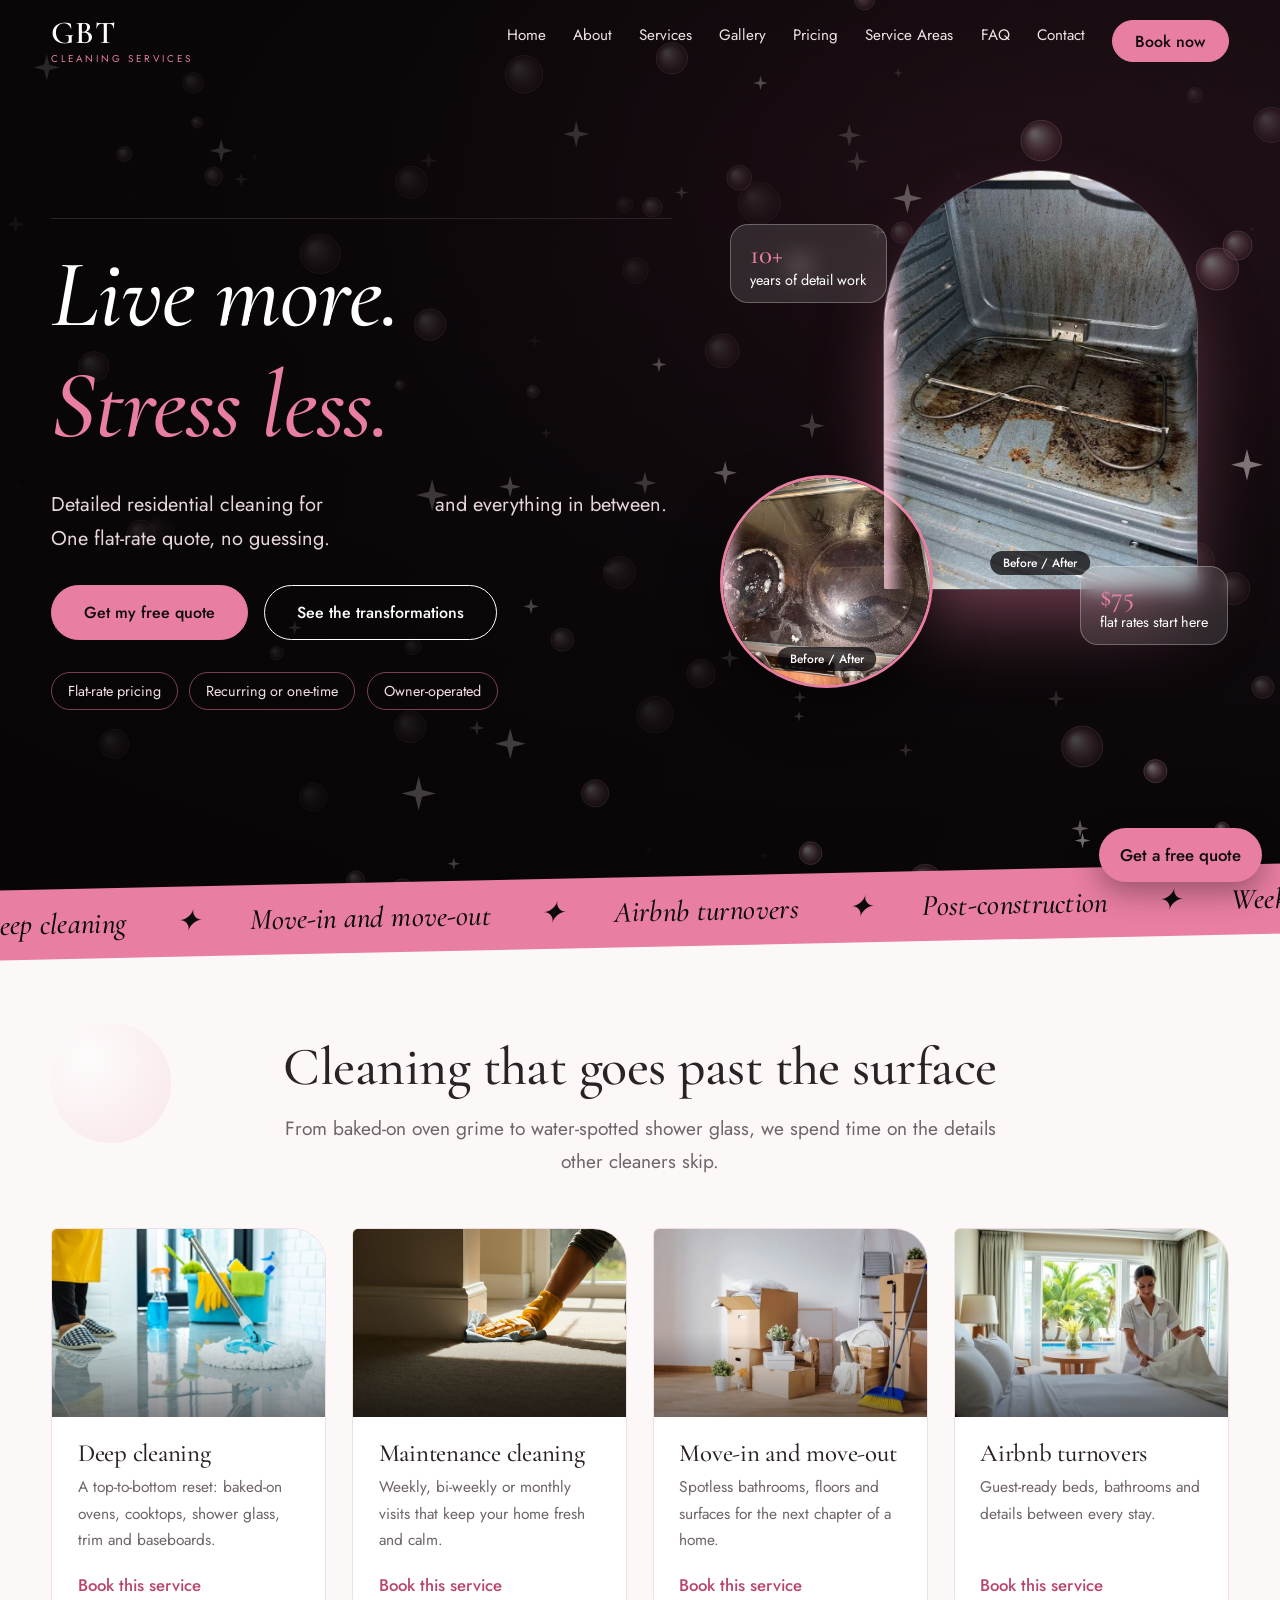
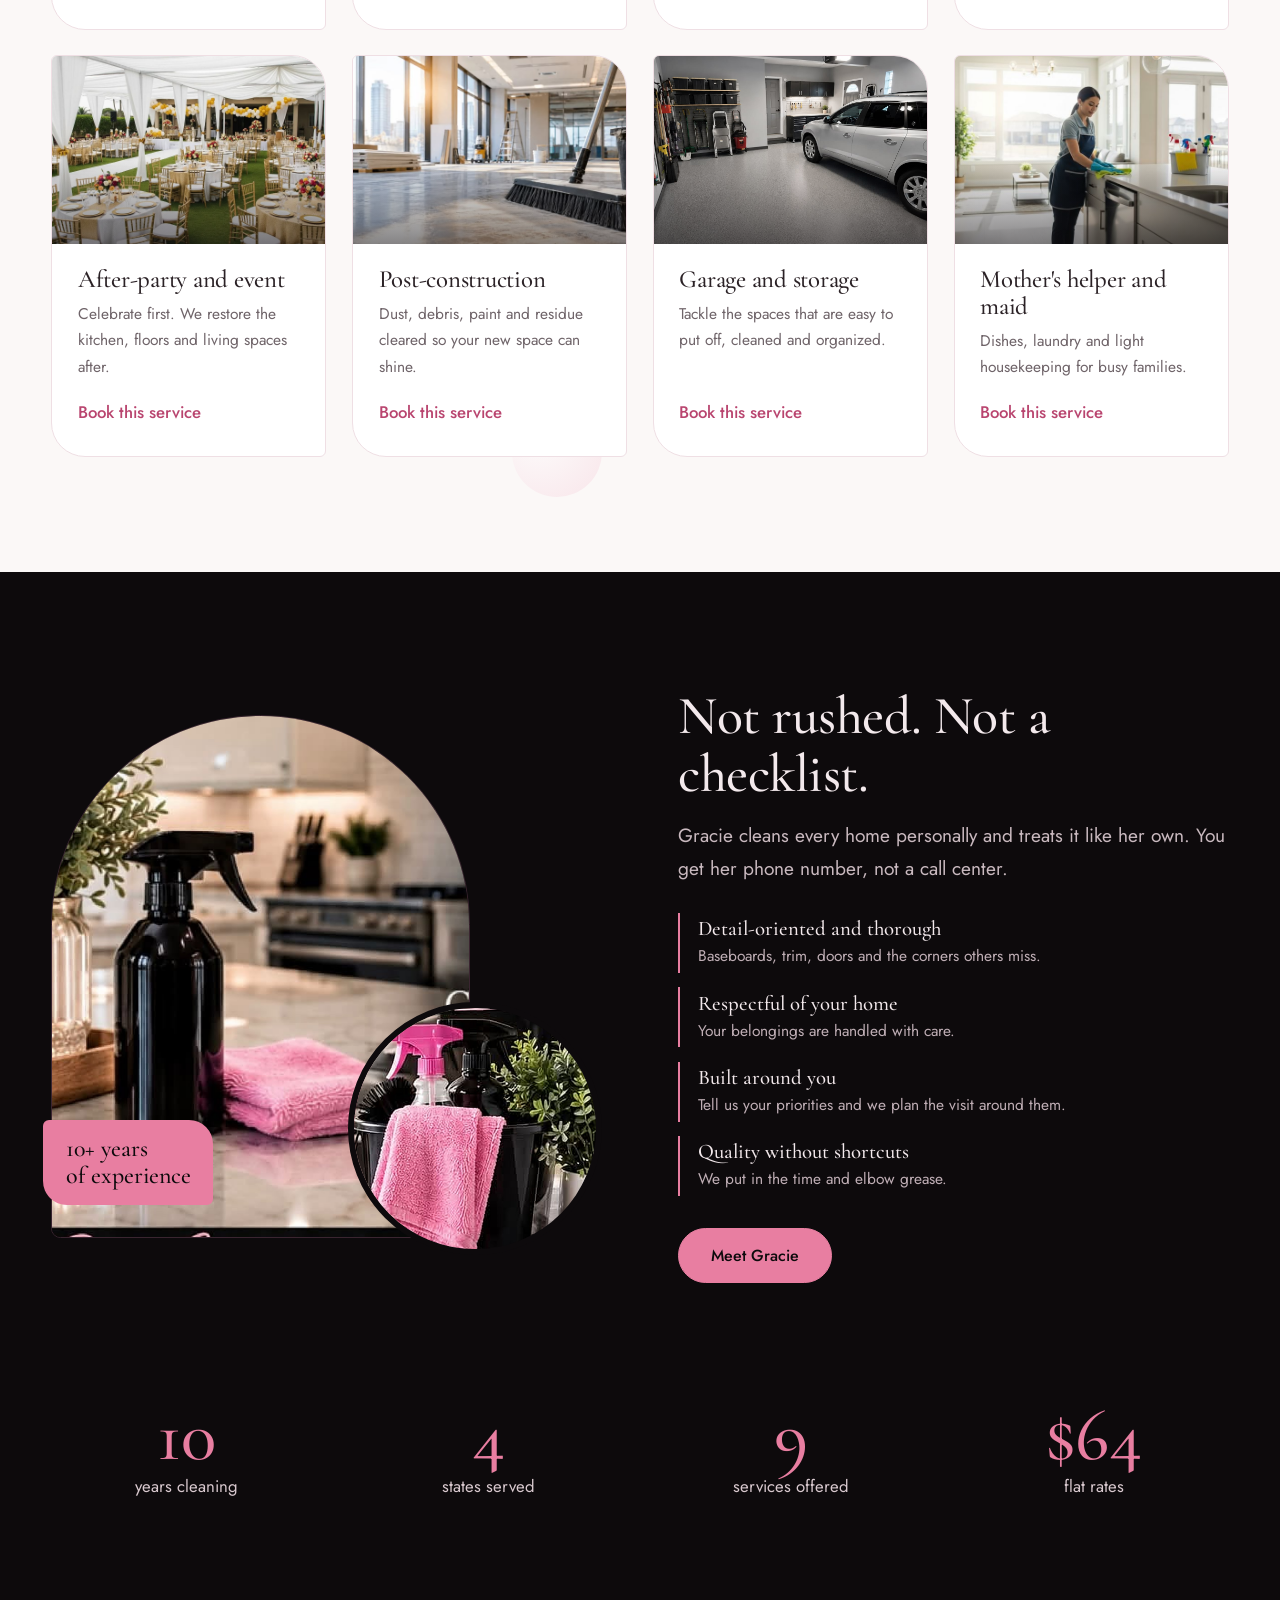
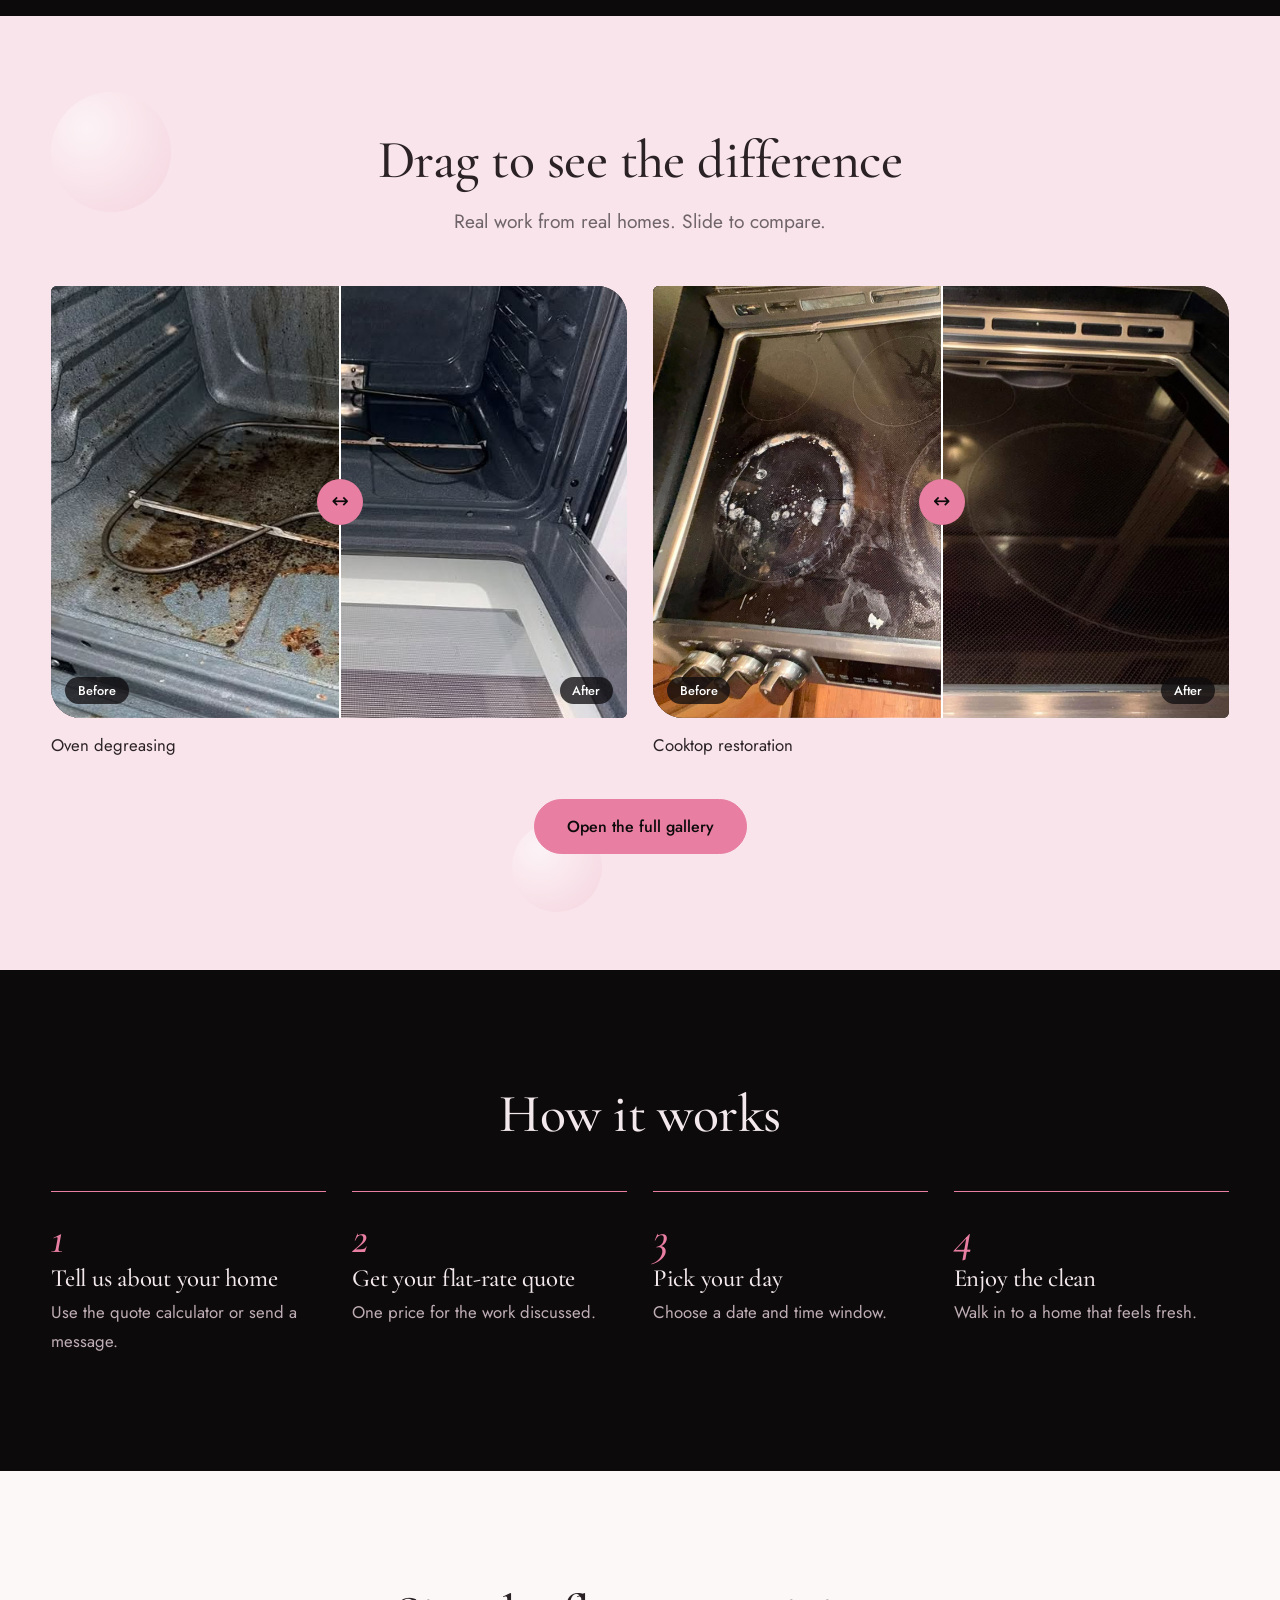
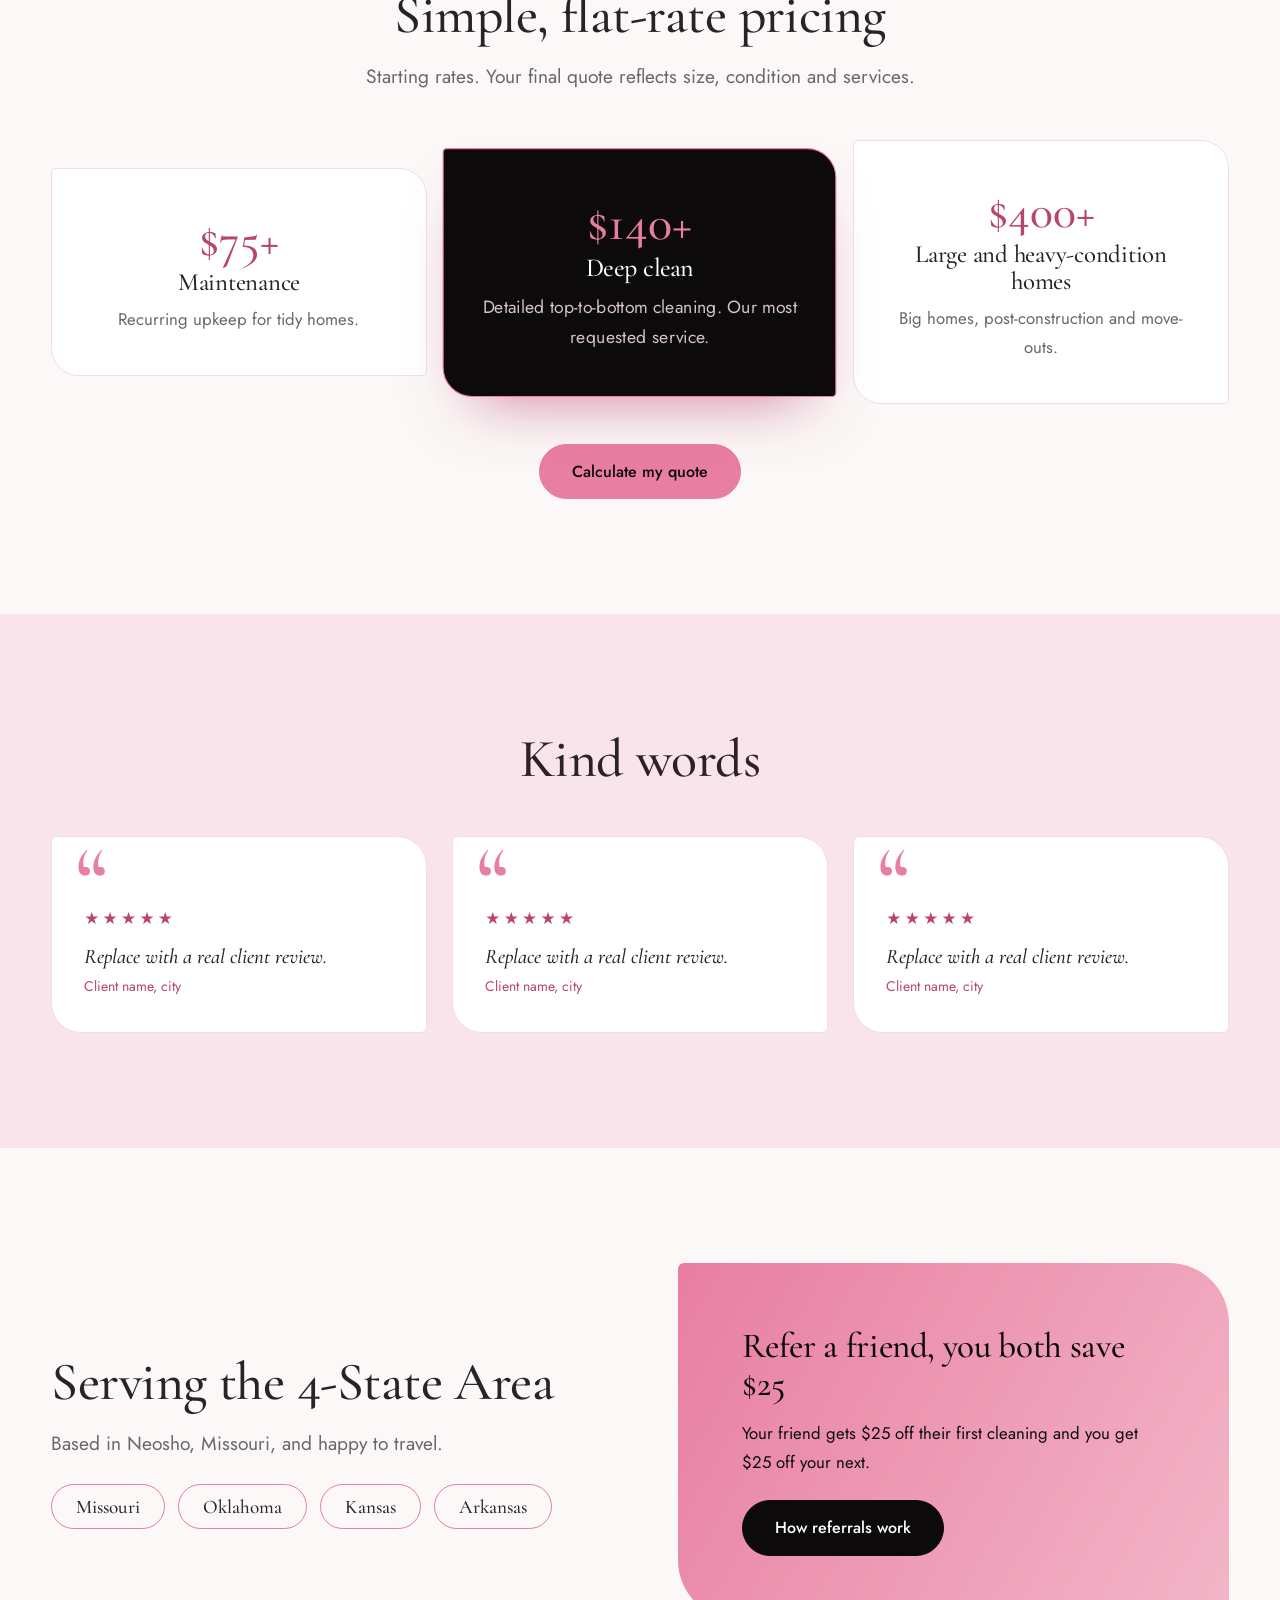
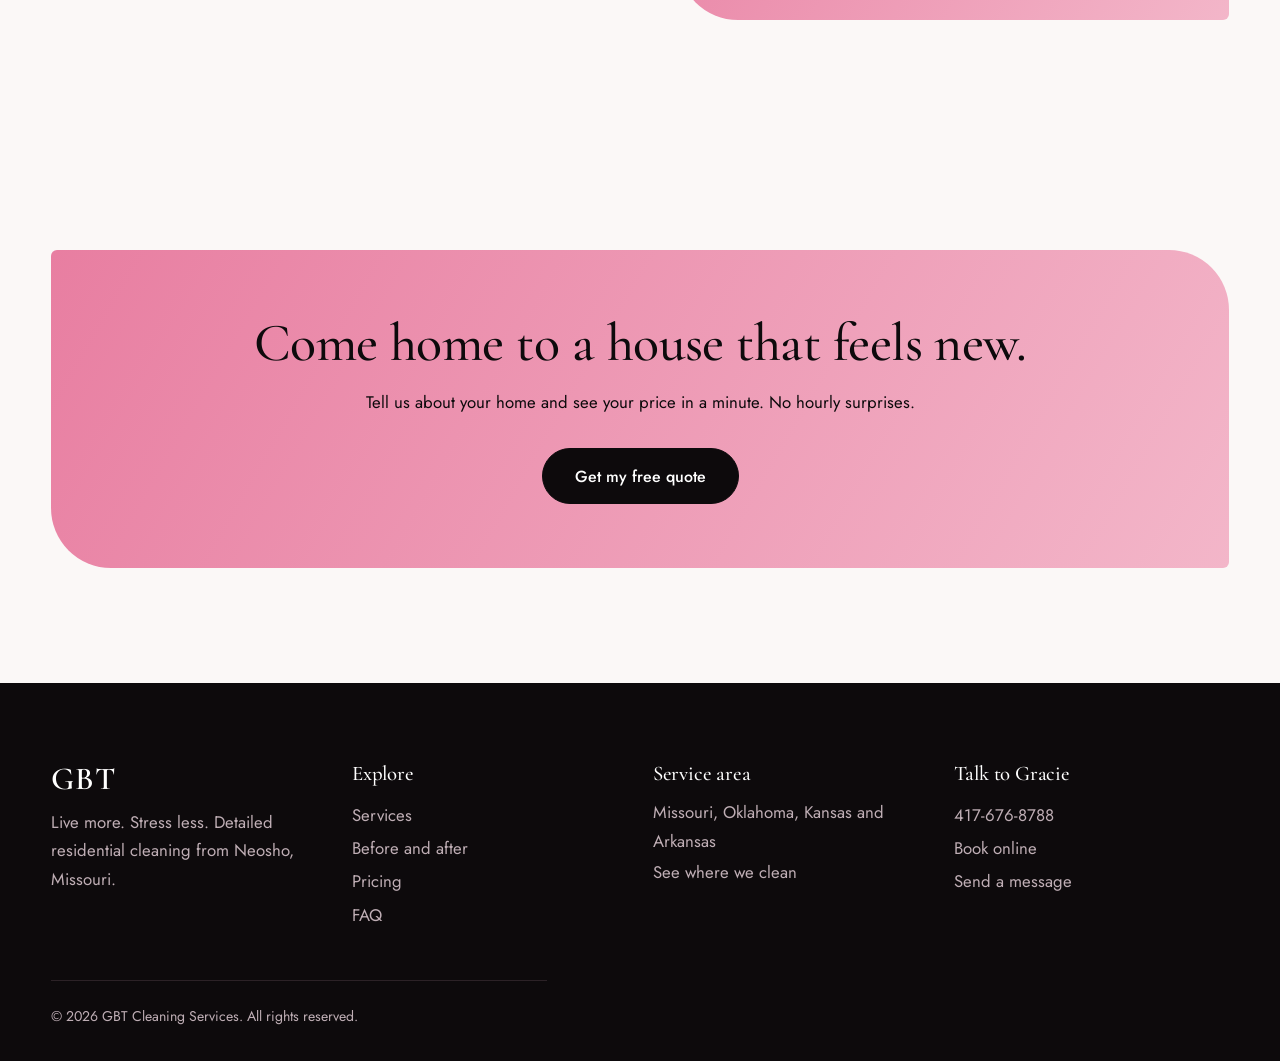
<file: index.html>
<!doctype html>
<html lang="en">
  <head>
    <meta charset="utf-8" />
    <meta
      name="viewport"
      content="width=device-width,initial-scale=1"
    />
    <title>
      Residential Cleaning in Neosho, MO | GBT Cleaning
      Services
    </title>
    <meta
      name="description"
      content="Detailed, flat-rate residential cleaning across MO, OK, KS and AR."
    />
    <link
      rel="preconnect"
      href="https://fonts.googleapis.com"
    />
    <link
      rel="preconnect"
      href="https://fonts.gstatic.com"
      crossorigin
    />
    <link
      href="https://fonts.googleapis.com/css2?family=Cormorant+Garamond:ital,wght@0,500;0,600;1,500&family=Jost:wght@400;500&display=swap"
      rel="stylesheet"
    />
    <link
      rel="stylesheet"
      href="css/style.css"
    />
  </head>
  <body>
    <header>
      <div class="wrap">
        <a
          class="logo"
          href="index.html"
          >GBT<small>CLEANING SERVICES</small></a
        >
        <nav aria-label="Main">
          <ul>
            <li><a href="index.html">Home</a></li>
            <li><a href="about.html">About</a></li>
            <li><a href="services.html">Services</a></li>
            <li><a href="gallery.html">Gallery</a></li>
            <li><a href="pricing.html">Pricing</a></li>
            <li><a href="areas.html">Service Areas</a></li>
            <li><a href="faq.html">FAQ</a></li>
            <li><a href="contact.html">Contact</a></li>
            <li>
              <a
                class="btn"
                href="booking.html"
                style="
                  padding: 0.55rem 1.4rem;
                  color: var(--ink);
                "
                >Book now</a
              >
            </li>
          </ul>
        </nav>
        <button
          class="menu"
          aria-label="Menu"
          aria-expanded="false"
        >
          <span></span><span></span><span></span>
        </button>
      </div>
    </header>
    <main>
      <section class="hero">
        <canvas
          id="hero-canvas"
          aria-hidden="true"
        ></canvas>
        <div class="wrap hero-grid">
          <div class="copy">
            <h1>
              <span><i>Live more.</i></span
              ><span><i>Stress less.</i></span>
            </h1>
            <p>
              Detailed residential cleaning for
              <span class="rot">deep cleans</span> and
              everything in between. One flat-rate quote, no
              guessing.
            </p>
            <div class="cta">
              <a
                class="btn"
                href="booking.html"
                >Get my free quote</a
              ><a
                class="btn ghost"
                href="gallery.html"
                >See the transformations</a
              >
            </div>
            <div class="proof">
              <span>Flat-rate pricing</span
              ><span>Recurring or one-time</span
              ><span>Owner-operated</span>
            </div>
          </div>
          <div class="stage">
            <div class="arch">
              <div
                class="wipe"
                style="position: absolute; inset: 0"
              >
                <img
                  src="images/oven-after.jpg"
                  alt="After cleaning"
                /><img
                  class="t"
                  src="images/oven-before.jpg"
                  alt="Before cleaning"
                /><i></i><em>Before / After</em>
              </div>
            </div>
            <div class="orb">
              <div
                class="wipe"
                style="position: absolute; inset: 0"
              >
                <img
                  src="images/stove-after.jpg"
                  alt="After cleaning"
                /><img
                  class="t"
                  src="images/stove-before.jpg"
                  alt="Before cleaning"
                /><i></i><em>Before / After</em>
              </div>
            </div>
            <div class="chip c1">
              <b>10+</b>years of detail work
            </div>
            <div class="chip c2">
              <b>$75</b>flat rates start here
            </div>
          </div>
        </div>
      </section>
      <div
        class="marq"
        aria-hidden="true"
      >
        <div>
          <span>Deep cleaning</span
          ><span>Move-in and move-out</span
          ><span>Airbnb turnovers</span
          ><span>Post-construction</span
          ><span>Weekly upkeep</span
          ><span>After-party resets</span
          ><span>Garage and storage</span
          ><span>Deep cleaning</span
          ><span>Move-in and move-out</span
          ><span>Airbnb turnovers</span
          ><span>Post-construction</span
          ><span>Weekly upkeep</span
          ><span>After-party resets</span
          ><span>Garage and storage</span
          ><span>Deep cleaning</span
          ><span>Move-in and move-out</span
          ><span>Airbnb turnovers</span
          ><span>Post-construction</span
          ><span>Weekly upkeep</span
          ><span>After-party resets</span
          ><span>Garage and storage</span
          ><span>Deep cleaning</span
          ><span>Move-in and move-out</span
          ><span>Airbnb turnovers</span
          ><span>Post-construction</span
          ><span>Weekly upkeep</span
          ><span>After-party resets</span
          ><span>Garage and storage</span>
        </div>
      </div>
      <section class="sec rel">
        <span
          class="bub"
          style="
            width: 120px;
            height: 120px;
            top: 8%;
            left: 4%;
          "
        ></span
        ><span
          class="bub"
          style="
            width: 60px;
            height: 60px;
            top: 60%;
            right: 8%;
            animation-delay: -3s;
          "
        ></span
        ><span
          class="bub"
          style="
            width: 90px;
            height: 90px;
            bottom: 6%;
            left: 40%;
            animation-delay: -5s;
          "
        ></span>
        <div class="wrap">
          <div class="center">
            <h2>Cleaning that goes past the surface</h2>
            <p class="lead">
              From baked-on oven grime to water-spotted
              shower glass, we spend time on the details
              other cleaners skip.
            </p>
          </div>
          <div class="g4">
            <article class="svc rv">
              <div class="im">
                <img
                  src="images/deep-clean.jpg"
                  alt="Deep cleaning"
                  loading="lazy"
                />
              </div>
              <div class="tx">
                <h3>Deep cleaning</h3>
                <p>
                  A top-to-bottom reset: baked-on ovens,
                  cooktops, shower glass, trim and
                  baseboards.
                </p>
                <a
                  class="more"
                  href="booking.html"
                  >Book this service</a
                >
              </div>
            </article>
            <article class="svc rv">
              <div class="im">
                <img
                  src="images/maintenance.jpg"
                  alt="Maintenance cleaning"
                  loading="lazy"
                />
              </div>
              <div class="tx">
                <h3>Maintenance cleaning</h3>
                <p>
                  Weekly, bi-weekly or monthly visits that
                  keep your home fresh and calm.
                </p>
                <a
                  class="more"
                  href="booking.html"
                  >Book this service</a
                >
              </div>
            </article>
            <article class="svc rv">
              <div class="im">
                <img
                  src="images/move-in-out.jpg"
                  alt="Move-in and move-out"
                  loading="lazy"
                />
              </div>
              <div class="tx">
                <h3>Move-in and move-out</h3>
                <p>
                  Spotless bathrooms, floors and surfaces
                  for the next chapter of a home.
                </p>
                <a
                  class="more"
                  href="booking.html"
                  >Book this service</a
                >
              </div>
            </article>
            <article class="svc rv">
              <div class="im">
                <img
                  src="images/airbnb.jpg"
                  alt="Airbnb turnovers"
                  loading="lazy"
                />
              </div>
              <div class="tx">
                <h3>Airbnb turnovers</h3>
                <p>
                  Guest-ready beds, bathrooms and details
                  between every stay.
                </p>
                <a
                  class="more"
                  href="booking.html"
                  >Book this service</a
                >
              </div>
            </article>
            <article class="svc rv">
              <div class="im">
                <img
                  src="images/afterparty.jpg"
                  alt="After-party and event"
                  loading="lazy"
                />
              </div>
              <div class="tx">
                <h3>After-party and event</h3>
                <p>
                  Celebrate first. We restore the kitchen,
                  floors and living spaces after.
                </p>
                <a
                  class="more"
                  href="booking.html"
                  >Book this service</a
                >
              </div>
            </article>
            <article class="svc rv">
              <div class="im">
                <img
                  src="images/post-contruction.jpg"
                  alt="Post-construction"
                  loading="lazy"
                />
              </div>
              <div class="tx">
                <h3>Post-construction</h3>
                <p>
                  Dust, debris, paint and residue cleared so
                  your new space can shine.
                </p>
                <a
                  class="more"
                  href="booking.html"
                  >Book this service</a
                >
              </div>
            </article>
            <article class="svc rv">
              <div class="im">
                <img
                  src="images/garage.jpg"
                  alt="Garage and storage"
                  loading="lazy"
                />
              </div>
              <div class="tx">
                <h3>Garage and storage</h3>
                <p>
                  Tackle the spaces that are easy to put
                  off, cleaned and organized.
                </p>
                <a
                  class="more"
                  href="booking.html"
                  >Book this service</a
                >
              </div>
            </article>
            <article class="svc rv">
              <div class="im">
                <img
                  src="images/housemaid.jpg"
                  alt="Mother's helper and maid"
                  loading="lazy"
                />
              </div>
              <div class="tx">
                <h3>Mother's helper and maid</h3>
                <p>
                  Dishes, laundry and light housekeeping for
                  busy families.
                </p>
                <a
                  class="more"
                  href="booking.html"
                  >Book this service</a
                >
              </div>
            </article>
          </div>
        </div>
      </section>
      <section class="sec dark">
        <div class="wrap">
          <div class="split">
            <div class="stack rv">
              <img
                class="a"
                src="images/counter.jpg"
                alt="Clean kitchen counter"
                loading="lazy"
              /><img
                class="b"
                src="images/bucket.jpg"
                alt="Cleaning supplies"
                loading="lazy"
              />
              <div class="badge">
                10+ years<br />of experience
              </div>
            </div>
            <div class="rv">
              <h2>Not rushed. Not a checklist.</h2>
              <p class="lead">
                Gracie cleans every home personally and
                treats it like her own. You get her phone
                number, not a call center.
              </p>
              <div class="feat-list">
                <div>
                  <b>Detail-oriented and thorough</b
                  ><span
                    >Baseboards, trim, doors and the corners
                    others miss.</span
                  >
                </div>
                <div>
                  <b>Respectful of your home</b
                  ><span
                    >Your belongings are handled with
                    care.</span
                  >
                </div>
                <div>
                  <b>Built around you</b
                  ><span
                    >Tell us your priorities and we plan the
                    visit around them.</span
                  >
                </div>
                <div>
                  <b>Quality without shortcuts</b
                  ><span
                    >We put in the time and elbow
                    grease.</span
                  >
                </div>
              </div>
              <p style="margin-top: 2rem">
                <a
                  class="btn"
                  href="about.html"
                  >Meet Gracie</a
                >
              </p>
            </div>
          </div>
        </div>
      </section>
      <section
        class="sec dark"
        style="padding-top: 0"
      >
        <div class="wrap">
          <div class="stats">
            <div>
              <b data-n="10">0</b
              ><span>years cleaning</span>
            </div>
            <div>
              <b data-n="4">0</b><span>states served</span>
            </div>
            <div>
              <b data-n="9">0</b
              ><span>services offered</span>
            </div>
            <div>
              <b
                >$<span
                  data-n="75"
                  style="color: inherit"
                  >0</span
                ></b
              ><span>flat rates</span>
            </div>
          </div>
        </div>
      </section>
      <section class="sec blush rel">
        <span
          class="bub"
          style="
            width: 120px;
            height: 120px;
            top: 8%;
            left: 4%;
          "
        ></span
        ><span
          class="bub"
          style="
            width: 60px;
            height: 60px;
            top: 60%;
            right: 8%;
            animation-delay: -3s;
          "
        ></span
        ><span
          class="bub"
          style="
            width: 90px;
            height: 90px;
            bottom: 6%;
            left: 40%;
            animation-delay: -5s;
          "
        ></span>
        <div class="wrap">
          <div class="center">
            <h2>Drag to see the difference</h2>
            <p class="lead">
              Real work from real homes. Slide to compare.
            </p>
          </div>
          <div
            class="grid"
            style="
              grid-template-columns: repeat(
                auto-fit,
                minmax(300px, 1fr)
              );
            "
          >
            <div class="rv">
              <div
                class="ba"
                style="--p: 50%"
              >
                <img
                  src="images/oven-after.jpg"
                  alt="After cleaning"
                  loading="lazy"
                /><img
                  class="b"
                  src="images/oven-before.jpg"
                  alt="Before cleaning"
                  loading="lazy"
                /><span class="h"></span
                ><em class="l">Before</em
                ><em class="r">After</em
                ><input
                  type="range"
                  min="0"
                  max="100"
                  value="50"
                  aria-label="Compare before and after"
                />
              </div>
              <p style="margin-top: 0.8rem">
                Oven degreasing
              </p>
            </div>
            <div class="rv">
              <div
                class="ba"
                style="--p: 50%"
              >
                <img
                  src="images/stove-after.jpg"
                  alt="After cleaning"
                  loading="lazy"
                /><img
                  class="b"
                  src="images/stove-before.jpg"
                  alt="Before cleaning"
                  loading="lazy"
                /><span class="h"></span
                ><em class="l">Before</em
                ><em class="r">After</em
                ><input
                  type="range"
                  min="0"
                  max="100"
                  value="50"
                  aria-label="Compare before and after"
                />
              </div>
              <p style="margin-top: 0.8rem">
                Cooktop restoration
              </p>
            </div>
          </div>
          <p
            class="center"
            style="margin: 2.5rem auto 0"
          >
            <a
              class="btn"
              href="gallery.html"
              >Open the full gallery</a
            >
          </p>
        </div>
      </section>
      <section class="sec dark">
        <div class="wrap">
          <div class="center"><h2>How it works</h2></div>
          <div class="steps">
            <div>
              <h3>Tell us about your home</h3>
              <p>
                Use the quote calculator or send a message.
              </p>
            </div>
            <div>
              <h3>Get your flat-rate quote</h3>
              <p>One price for the work discussed.</p>
            </div>
            <div>
              <h3>Pick your day</h3>
              <p>Choose a date and time window.</p>
            </div>
            <div>
              <h3>Enjoy the clean</h3>
              <p>Walk in to a home that feels fresh.</p>
            </div>
          </div>
        </div>
      </section>
      <section class="sec">
        <div class="wrap">
          <div class="center">
            <h2>Simple, flat-rate pricing</h2>
            <p class="lead">
              Starting rates. Your final quote reflects
              size, condition and services.
            </p>
          </div>
          <div class="tiers">
            <div class="card rv">
              <div class="price">$75+</div>
              <h3>Maintenance</h3>
              <p>Recurring upkeep for tidy homes.</p>
            </div>
            <div class="card feat rv">
              <div class="price">$140+</div>
              <h3>Deep clean</h3>
              <p>
                Detailed top-to-bottom cleaning. Our most
                requested service.
              </p>
            </div>
            <div class="card rv">
              <div class="price">$400+</div>
              <h3>Large and heavy-condition homes</h3>
              <p>
                Big homes, post-construction and move-outs.
              </p>
            </div>
          </div>
          <p
            class="center"
            style="margin: 2.5rem auto 0"
          >
            <a
              class="btn"
              href="booking.html"
              >Calculate my quote</a
            >
          </p>
        </div>
      </section>
      <section class="sec blush">
        <div class="wrap">
          <div class="center"><h2>Kind words</h2></div>
          <div
            class="grid"
            style="margin-top: 3rem"
          >
            <div class="tq rv">
              <div class="st">
                &#9733;&#9733;&#9733;&#9733;&#9733;
              </div>
              <p
                class="quote"
                style="font-size: 1.3rem"
              >
                Replace with a real client review.
              </p>
              <small style="color: var(--rose-d)"
                >Client name, city</small
              >
            </div>
            <div class="tq rv">
              <div class="st">
                &#9733;&#9733;&#9733;&#9733;&#9733;
              </div>
              <p
                class="quote"
                style="font-size: 1.3rem"
              >
                Replace with a real client review.
              </p>
              <small style="color: var(--rose-d)"
                >Client name, city</small
              >
            </div>
            <div class="tq rv">
              <div class="st">
                &#9733;&#9733;&#9733;&#9733;&#9733;
              </div>
              <p
                class="quote"
                style="font-size: 1.3rem"
              >
                Replace with a real client review.
              </p>
              <small style="color: var(--rose-d)"
                >Client name, city</small
              >
            </div>
          </div>
        </div>
      </section>
      <section class="sec">
        <div class="wrap">
          <div class="split">
            <div class="rv">
              <h2>Serving the 4-State Area</h2>
              <p class="lead">
                Based in Neosho, Missouri, and happy to
                travel.
              </p>
              <div class="chips">
                <span>Missouri</span><span>Oklahoma</span
                ><span>Kansas</span><span>Arkansas</span>
              </div>
            </div>
            <div class="banner rv">
              <h2 style="font-size: 2.2rem">
                Refer a friend, you both save $25
              </h2>
              <p style="margin: 1rem 0 1.5rem">
                Your friend gets $25 off their first
                cleaning and you get $25 off your next.
              </p>
              <a
                class="btn"
                style="
                  background: var(--ink);
                  border-color: var(--ink);
                  color: #fff;
                "
                href="faq.html"
                >How referrals work</a
              >
            </div>
          </div>
        </div>
      </section>
      <section class="sec">
        <div class="wrap">
          <div class="banner center rv">
            <h2>Come home to a house that feels new.</h2>
            <p style="margin: 1rem auto 2rem">
              Tell us about your home and see your price in
              a minute. No hourly surprises.
            </p>
            <a
              class="btn"
              style="
                background: var(--ink);
                border-color: var(--ink);
                color: #fff;
              "
              href="booking.html"
              >Get my free quote</a
            >
          </div>
        </div>
      </section>
    </main>
    <a
      class="fab"
      href="booking.html"
      >Get a free quote</a
    >
    <footer>
      <div class="wrap">
        <div class="grid">
          <div>
            <div class="logo">GBT</div>
            <p style="margin-top: 0.8rem">
              Live more. Stress less. Detailed residential
              cleaning from Neosho, Missouri.
            </p>
          </div>
          <div>
            <h3>Explore</h3>
            <a href="services.html">Services</a
            ><a href="gallery.html">Before and after</a
            ><a href="pricing.html">Pricing</a
            ><a href="faq.html">FAQ</a>
          </div>
          <div>
            <h3>Service area</h3>
            <p>Missouri, Oklahoma, Kansas and Arkansas</p>
            <a href="areas.html">See where we clean</a>
          </div>
          <div>
            <h3>Talk to Gracie</h3>
            <a href="tel:+14176768788">417-676-8788</a
            ><a href="booking.html">Book online</a
            ><a href="contact.html">Send a message</a>
          </div>
        </div>
        <p class="copy">
          &copy; 2026 GBT Cleaning Services. All rights
          reserved.
        </p>
      </div>
    </footer>
    <script src="js/config.js"></script>
    <script src="js/main.js"></script>
  </body>
</html>
</file>
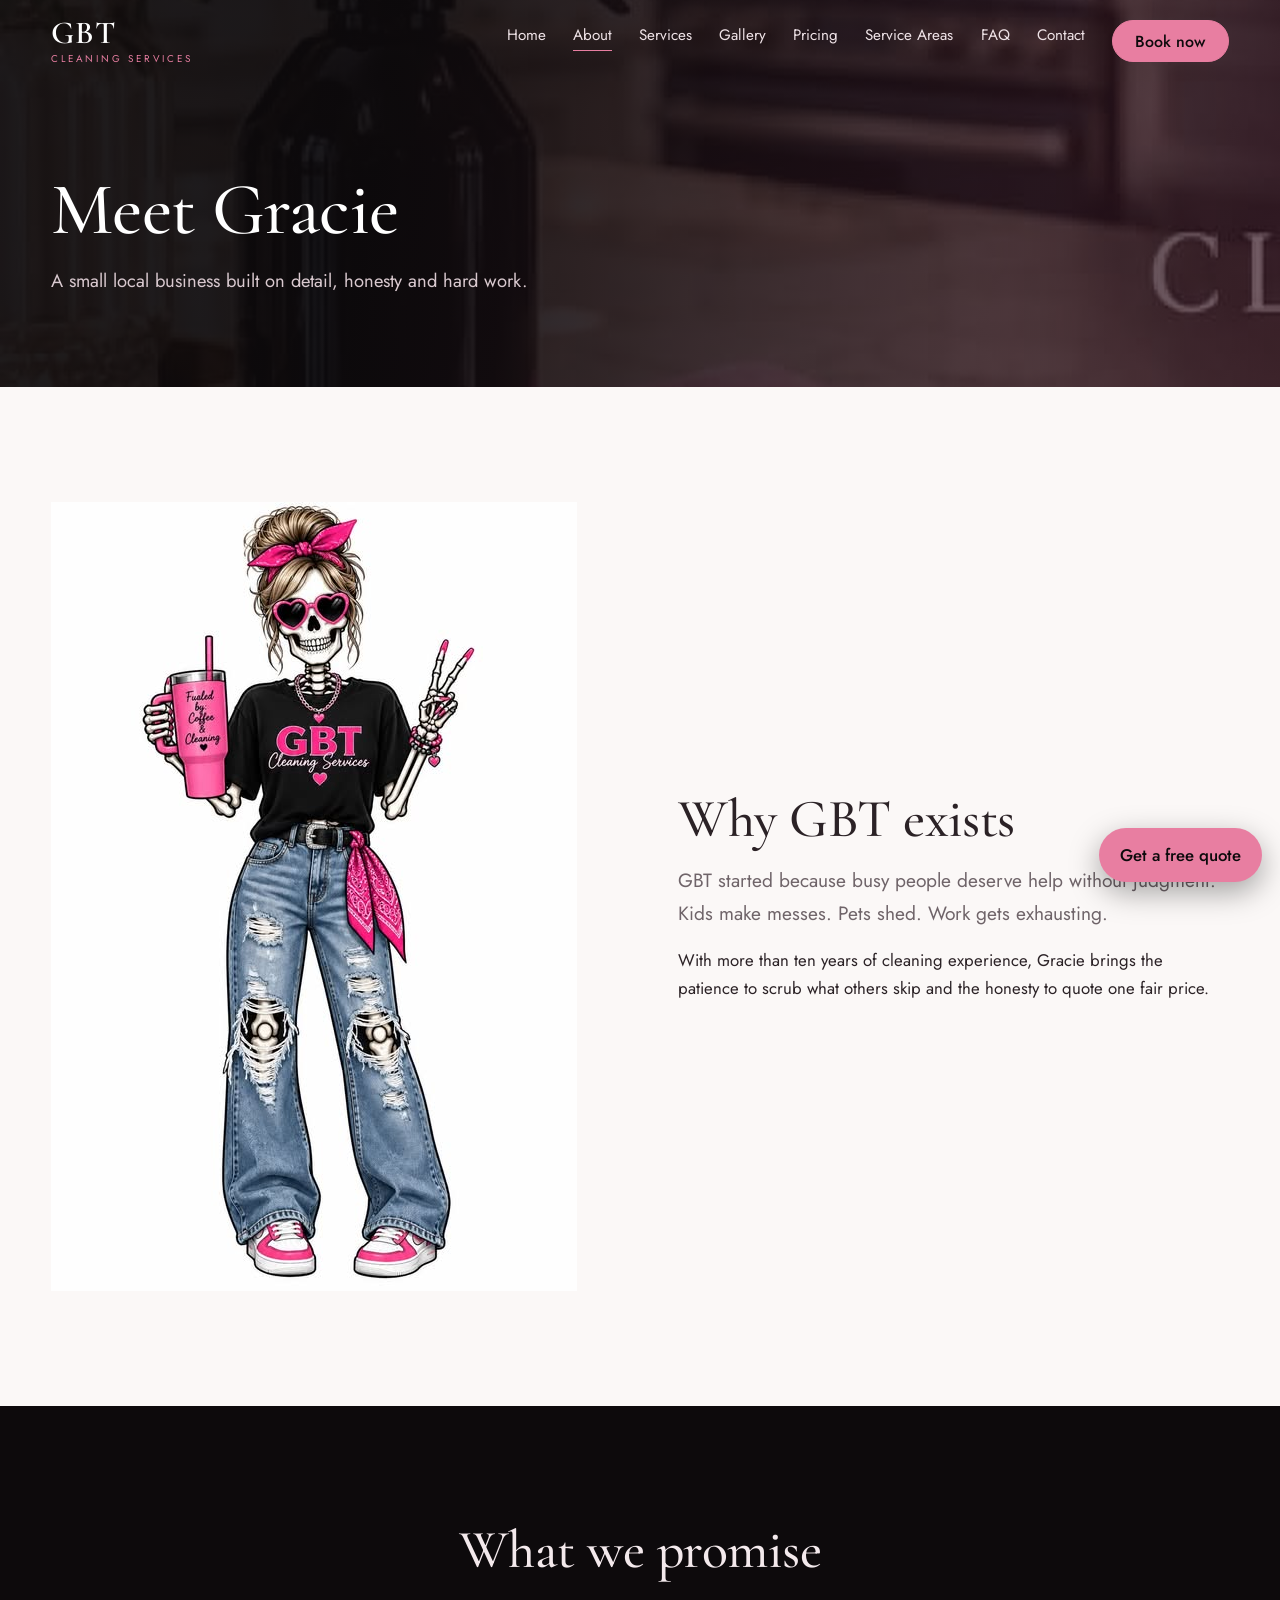
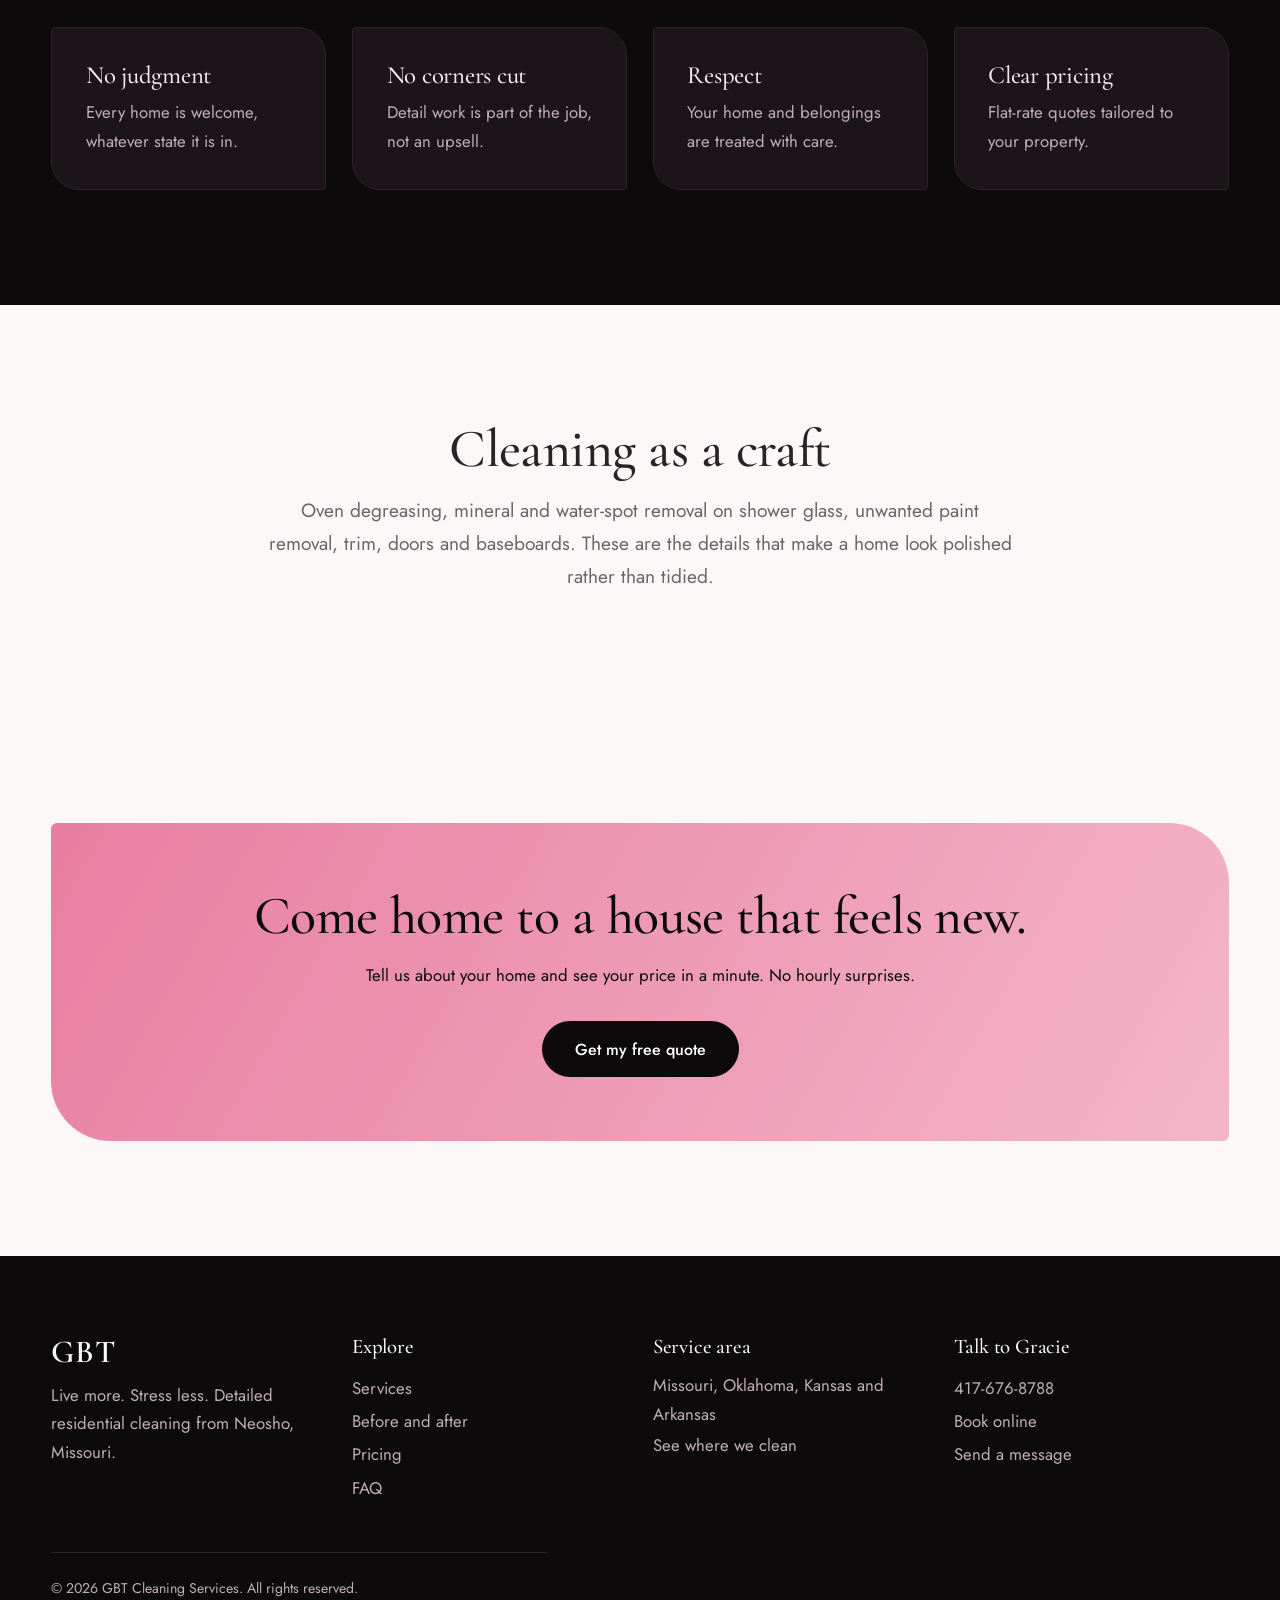
<file: about.html>
<!doctype html>
<html lang="en">
  <head>
    <meta charset="utf-8" />
    <meta
      name="viewport"
      content="width=device-width,initial-scale=1"
    />
    <title>About | GBT Cleaning Services</title>
    <meta
      name="description"
      content="Meet Gracie, owner of GBT Cleaning Services."
    />
    <link
      rel="preconnect"
      href="https://fonts.googleapis.com"
    />
    <link
      rel="preconnect"
      href="https://fonts.gstatic.com"
      crossorigin
    />
    <link
      href="https://fonts.googleapis.com/css2?family=Cormorant+Garamond:ital,wght@0,500;0,600;1,500&family=Jost:wght@400;500&display=swap"
      rel="stylesheet"
    />
    <link
      rel="stylesheet"
      href="css/style.css"
    />
  </head>
  <body>
    <header>
      <div class="wrap">
        <a
          class="logo"
          href="index.html"
          >GBT<small>CLEANING SERVICES</small></a
        >
        <nav aria-label="Main">
          <ul>
            <li><a href="index.html">Home</a></li>
            <li>
              <a
                href="about.html"
                class="on"
                >About</a
              >
            </li>
            <li><a href="services.html">Services</a></li>
            <li><a href="gallery.html">Gallery</a></li>
            <li><a href="pricing.html">Pricing</a></li>
            <li><a href="areas.html">Service Areas</a></li>
            <li><a href="faq.html">FAQ</a></li>
            <li><a href="contact.html">Contact</a></li>
            <li>
              <a
                class="btn"
                href="booking.html"
                style="
                  padding: 0.55rem 1.4rem;
                  color: var(--ink);
                "
                >Book now</a
              >
            </li>
          </ul>
        </nav>
        <button
          class="menu"
          aria-label="Menu"
          aria-expanded="false"
        >
          <span></span><span></span><span></span>
        </button>
      </div>
    </header>
    <main>
      <div
        class="page-hero"
        style="
          background:
            linear-gradient(
              100deg,
              rgba(13, 10, 12, 0.93) 30%,
              rgba(58, 26, 40, 0.7)
            ),
            url(images/counter.jpg) center/cover;
        "
      >
        <div class="wrap">
          <h1 style="font-size: clamp(2.4rem, 6vw, 4.6rem)">
            Meet Gracie
          </h1>
          <p>
            A small local business built on detail, honesty
            and hard work.
          </p>
        </div>
      </div>
      <section class="sec">
        <div class="wrap">
          <div class="split">
            <div>
              <img
                src="images/gbtske.jpg"
                alt="Deep cleaning"
                loading="lazy"
              />
            </div>
            <div class="rv">
              <h2>Why GBT exists</h2>
              <p class="lead">
                GBT started because busy people deserve help
                without judgment. Kids make messes. Pets
                shed. Work gets exhausting.
              </p>
              <p style="margin-top: 1rem">
                With more than ten years of cleaning
                experience, Gracie brings the patience to
                scrub what others skip and the honesty to
                quote one fair price.
              </p>
            </div>
          </div>
        </div>
      </section>
      <section class="sec dark">
        <div class="wrap">
          <h2 class="center">What we promise</h2>
          <div class="grid">
            <div class="card rv">
              <h3>No judgment</h3>
              <p>
                Every home is welcome, whatever state it is
                in.
              </p>
            </div>
            <div class="card rv">
              <h3>No corners cut</h3>
              <p>
                Detail work is part of the job, not an
                upsell.
              </p>
            </div>
            <div class="card rv">
              <h3>Respect</h3>
              <p>
                Your home and belongings are treated with
                care.
              </p>
            </div>
            <div class="card rv">
              <h3>Clear pricing</h3>
              <p>
                Flat-rate quotes tailored to your property.
              </p>
            </div>
          </div>
        </div>
      </section>
      <section class="sec">
        <div class="wrap center">
          <h2 class="center">Cleaning as a craft</h2>
          <p class="lead center">
            Oven degreasing, mineral and water-spot removal
            on shower glass, unwanted paint removal, trim,
            doors and baseboards. These are the details that
            make a home look polished rather than tidied.
          </p>
        </div>
      </section>
      <section class="sec">
        <div class="wrap">
          <div class="banner center rv">
            <h2>Come home to a house that feels new.</h2>
            <p style="margin: 1rem auto 2rem">
              Tell us about your home and see your price in
              a minute. No hourly surprises.
            </p>
            <a
              class="btn"
              style="
                background: var(--ink);
                border-color: var(--ink);
                color: #fff;
              "
              href="booking.html"
              >Get my free quote</a
            >
          </div>
        </div>
      </section>
    </main>
    <a
      class="fab"
      href="booking.html"
      >Get a free quote</a
    >
    <footer>
      <div class="wrap">
        <div class="grid">
          <div>
            <div class="logo">GBT</div>
            <p style="margin-top: 0.8rem">
              Live more. Stress less. Detailed residential
              cleaning from Neosho, Missouri.
            </p>
          </div>
          <div>
            <h3>Explore</h3>
            <a href="services.html">Services</a
            ><a href="gallery.html">Before and after</a
            ><a href="pricing.html">Pricing</a
            ><a href="faq.html">FAQ</a>
          </div>
          <div>
            <h3>Service area</h3>
            <p>Missouri, Oklahoma, Kansas and Arkansas</p>
            <a href="areas.html">See where we clean</a>
          </div>
          <div>
            <h3>Talk to Gracie</h3>
            <a href="tel:+14176768788">417-676-8788</a
            ><a href="booking.html">Book online</a
            ><a href="contact.html">Send a message</a>
          </div>
        </div>
        <p class="copy">
          &copy; 2026 GBT Cleaning Services. All rights
          reserved.
        </p>
      </div>
    </footer>
    <script src="js/config.js"></script>
    <script src="js/main.js"></script>
  </body>
</html>
</file>
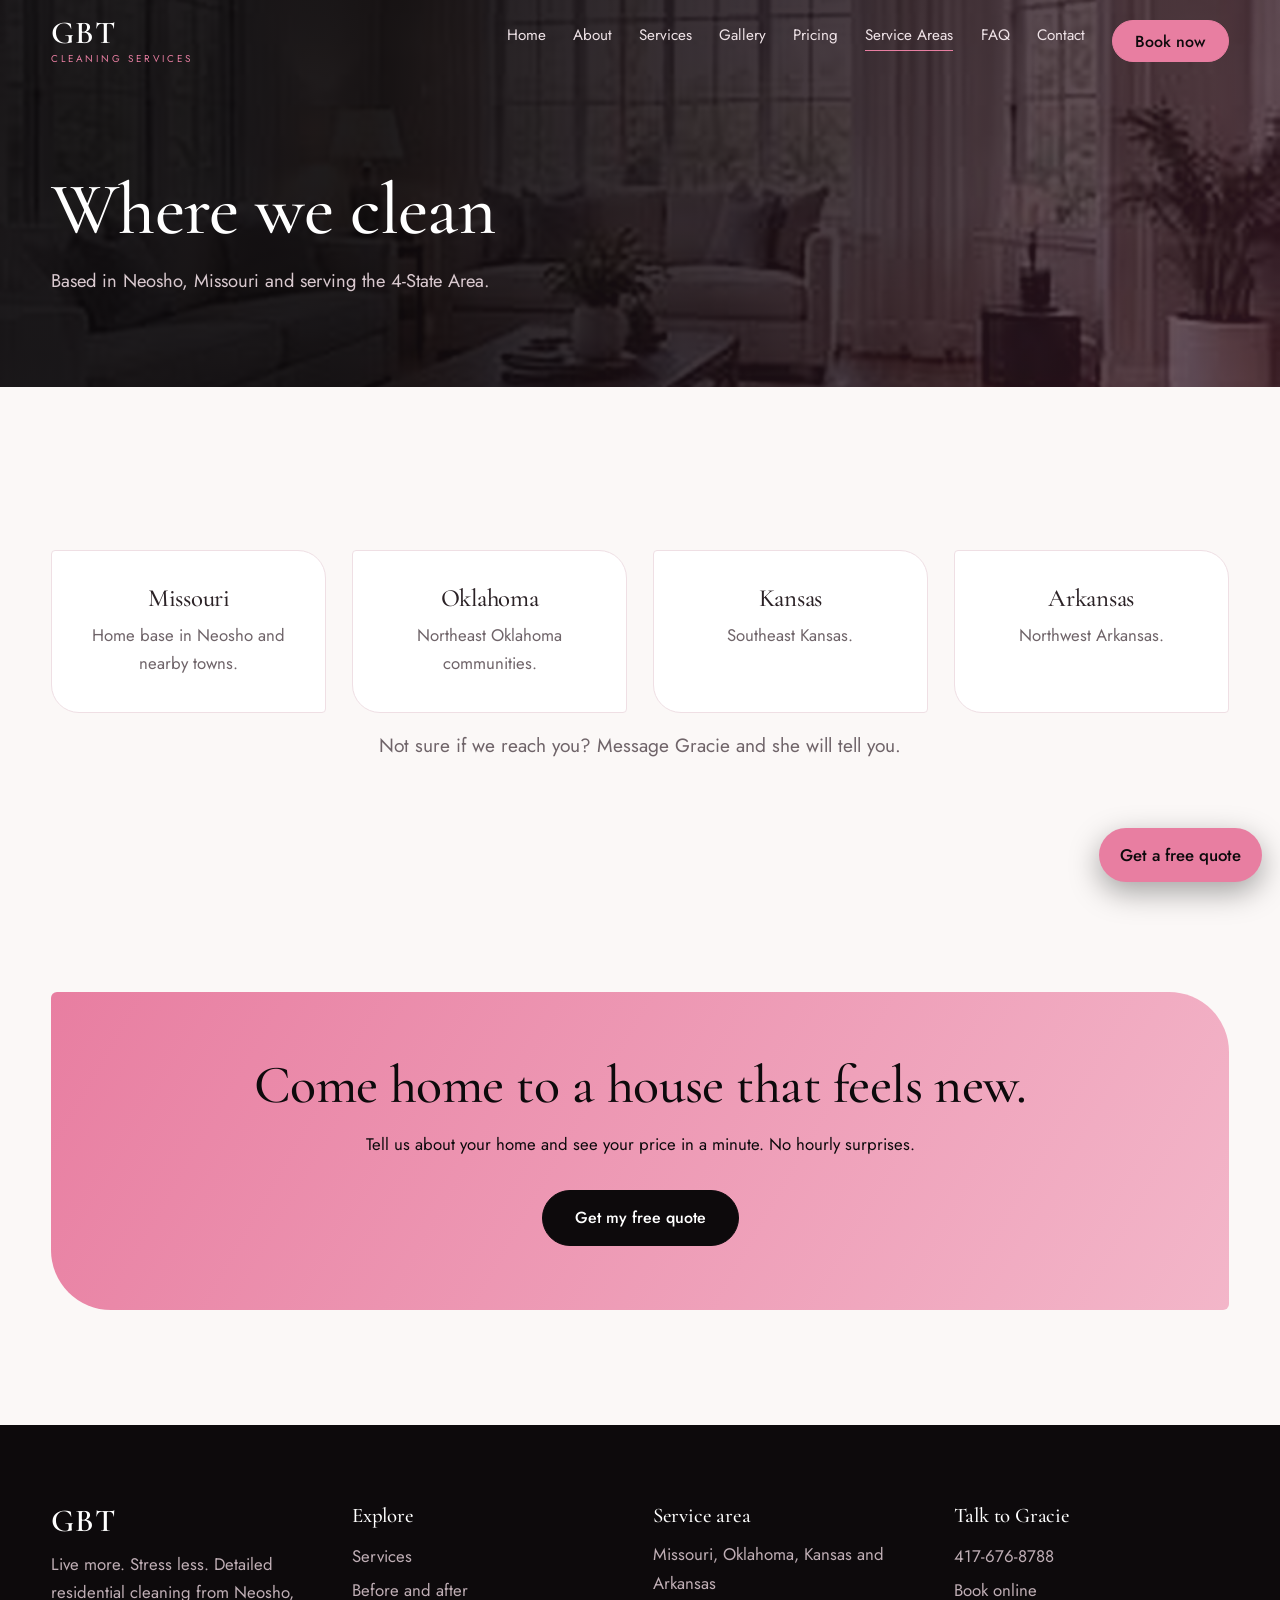
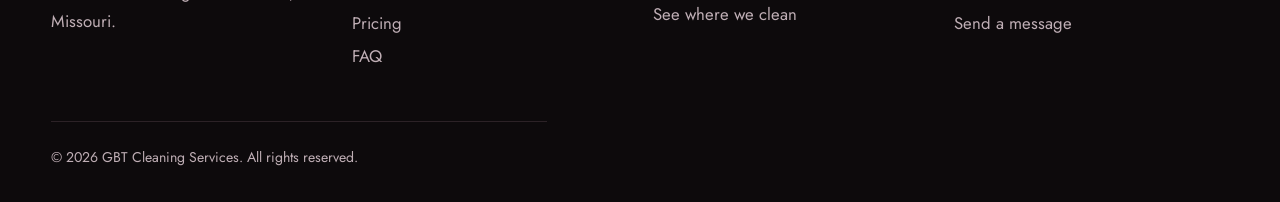
<file: areas.html>
<!doctype html>
<html lang="en">
  <head>
    <meta charset="utf-8" />
    <meta
      name="viewport"
      content="width=device-width,initial-scale=1"
    />
    <title>Service Areas | GBT Cleaning Services</title>
    <meta
      name="description"
      content="Serving MO, OK, KS and AR from Neosho, MO."
    />
    <link
      rel="preconnect"
      href="https://fonts.googleapis.com"
    />
    <link
      rel="preconnect"
      href="https://fonts.gstatic.com"
      crossorigin
    />
    <link
      href="https://fonts.googleapis.com/css2?family=Cormorant+Garamond:ital,wght@0,500;0,600;1,500&family=Jost:wght@400;500&display=swap"
      rel="stylesheet"
    />
    <link
      rel="stylesheet"
      href="css/style.css"
    />
  </head>
  <body>
    <header>
      <div class="wrap">
        <a
          class="logo"
          href="index.html"
          >GBT<small>CLEANING SERVICES</small></a
        >
        <nav aria-label="Main">
          <ul>
            <li><a href="index.html">Home</a></li>
            <li><a href="about.html">About</a></li>
            <li><a href="services.html">Services</a></li>
            <li><a href="gallery.html">Gallery</a></li>
            <li><a href="pricing.html">Pricing</a></li>
            <li>
              <a
                href="areas.html"
                class="on"
                >Service Areas</a
              >
            </li>
            <li><a href="faq.html">FAQ</a></li>
            <li><a href="contact.html">Contact</a></li>
            <li>
              <a
                class="btn"
                href="booking.html"
                style="
                  padding: 0.55rem 1.4rem;
                  color: var(--ink);
                "
                >Book now</a
              >
            </li>
          </ul>
        </nav>
        <button
          class="menu"
          aria-label="Menu"
          aria-expanded="false"
        >
          <span></span><span></span><span></span>
        </button>
      </div>
    </header>
    <main>
      <div
        class="page-hero"
        style="
          background:
            linear-gradient(
              100deg,
              rgba(13, 10, 12, 0.93) 30%,
              rgba(58, 26, 40, 0.7)
            ),
            url(images/svc-living.jpg) center/cover;
        "
      >
        <div class="wrap">
          <h1 style="font-size: clamp(2.4rem, 6vw, 4.6rem)">
            Where we clean
          </h1>
          <p>
            Based in Neosho, Missouri and serving the
            4-State Area.
          </p>
        </div>
      </div>
      <section class="sec">
        <div class="wrap center">
          <div class="grid">
            <div class="card rv">
              <h3>Missouri</h3>
              <p>Home base in Neosho and nearby towns.</p>
            </div>
            <div class="card rv">
              <h3>Oklahoma</h3>
              <p>Northeast Oklahoma communities.</p>
            </div>
            <div class="card rv">
              <h3>Kansas</h3>
              <p>Southeast Kansas.</p>
            </div>
            <div class="card rv">
              <h3>Arkansas</h3>
              <p>Northwest Arkansas.</p>
            </div>
          </div>
          <p class="lead center">
            Not sure if we reach you? Message Gracie and she
            will tell you.
          </p>
        </div>
      </section>
      <section class="sec">
        <div class="wrap">
          <div class="banner center rv">
            <h2>Come home to a house that feels new.</h2>
            <p style="margin: 1rem auto 2rem">
              Tell us about your home and see your price in
              a minute. No hourly surprises.
            </p>
            <a
              class="btn"
              style="
                background: var(--ink);
                border-color: var(--ink);
                color: #fff;
              "
              href="booking.html"
              >Get my free quote</a
            >
          </div>
        </div>
      </section>
    </main>
    <a
      class="fab"
      href="booking.html"
      >Get a free quote</a
    >
    <footer>
      <div class="wrap">
        <div class="grid">
          <div>
            <div class="logo">GBT</div>
            <p style="margin-top: 0.8rem">
              Live more. Stress less. Detailed residential
              cleaning from Neosho, Missouri.
            </p>
          </div>
          <div>
            <h3>Explore</h3>
            <a href="services.html">Services</a
            ><a href="gallery.html">Before and after</a
            ><a href="pricing.html">Pricing</a
            ><a href="faq.html">FAQ</a>
          </div>
          <div>
            <h3>Service area</h3>
            <p>Missouri, Oklahoma, Kansas and Arkansas</p>
            <a href="areas.html">See where we clean</a>
          </div>
          <div>
            <h3>Talk to Gracie</h3>
            <a href="tel:+14176768788">417-676-8788</a
            ><a href="booking.html">Book online</a
            ><a href="contact.html">Send a message</a>
          </div>
        </div>
        <p class="copy">
          &copy; 2026 GBT Cleaning Services. All rights
          reserved.
        </p>
      </div>
    </footer>
    <script src="js/config.js"></script>
    <script src="js/main.js"></script>
  </body>
</html>
</file>
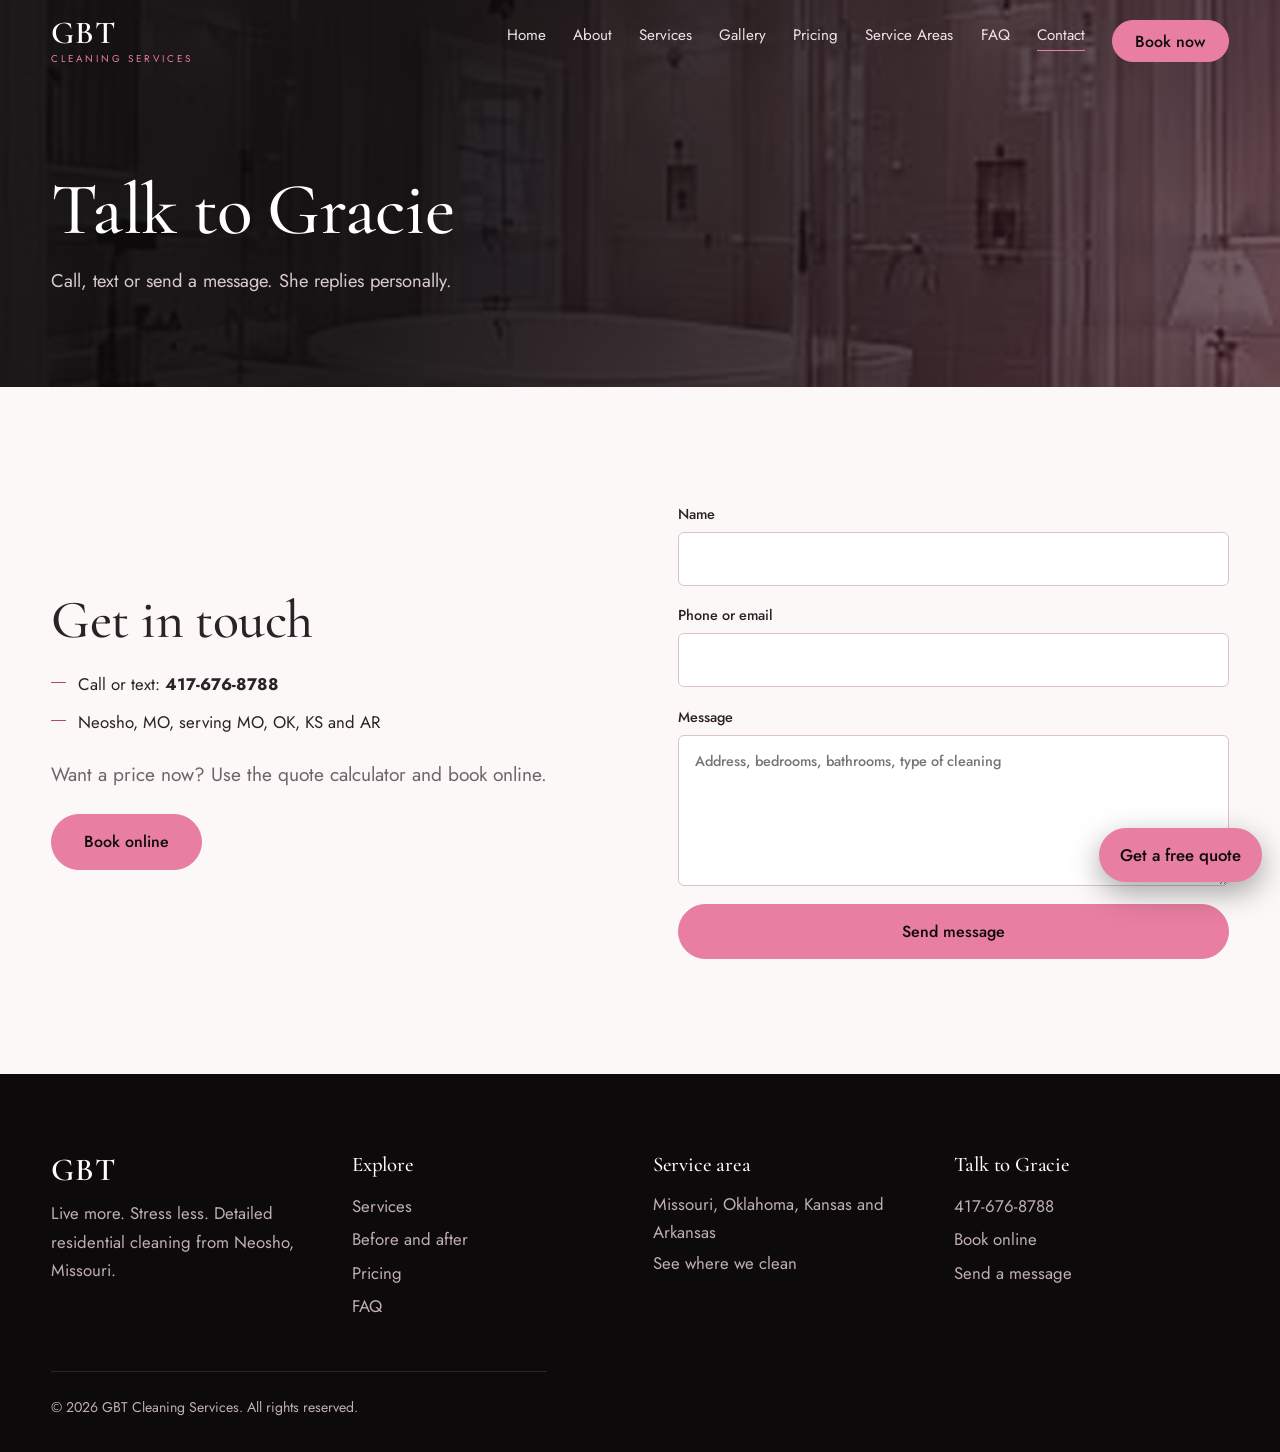
<file: contact.html>
<!doctype html>
<html lang="en">
  <head>
    <meta charset="utf-8" />
    <meta
      name="viewport"
      content="width=device-width,initial-scale=1"
    />
    <title>Contact | GBT Cleaning Services</title>
    <meta
      name="description"
      content="Call, text or message GBT Cleaning Services."
    />
    <link
      rel="preconnect"
      href="https://fonts.googleapis.com"
    />
    <link
      rel="preconnect"
      href="https://fonts.gstatic.com"
      crossorigin
    />
    <link
      href="https://fonts.googleapis.com/css2?family=Cormorant+Garamond:ital,wght@0,500;0,600;1,500&family=Jost:wght@400;500&display=swap"
      rel="stylesheet"
    />
    <link
      rel="stylesheet"
      href="css/style.css"
    />
  </head>
  <body>
    <header>
      <div class="wrap">
        <a
          class="logo"
          href="index.html"
          >GBT<small>CLEANING SERVICES</small></a
        >
        <nav aria-label="Main">
          <ul>
            <li><a href="index.html">Home</a></li>
            <li><a href="about.html">About</a></li>
            <li><a href="services.html">Services</a></li>
            <li><a href="gallery.html">Gallery</a></li>
            <li><a href="pricing.html">Pricing</a></li>
            <li><a href="areas.html">Service Areas</a></li>
            <li><a href="faq.html">FAQ</a></li>
            <li>
              <a
                href="contact.html"
                class="on"
                >Contact</a
              >
            </li>
            <li>
              <a
                class="btn"
                href="booking.html"
                style="
                  padding: 0.55rem 1.4rem;
                  color: var(--ink);
                "
                >Book now</a
              >
            </li>
          </ul>
        </nav>
        <button
          class="menu"
          aria-label="Menu"
          aria-expanded="false"
        >
          <span></span><span></span><span></span>
        </button>
      </div>
    </header>
    <main>
      <div
        class="page-hero"
        style="
          background:
            linear-gradient(
              100deg,
              rgba(13, 10, 12, 0.93) 30%,
              rgba(58, 26, 40, 0.7)
            ),
            url(images/svc-bath.jpg) center/cover;
        "
      >
        <div class="wrap">
          <h1 style="font-size: clamp(2.4rem, 6vw, 4.6rem)">
            Talk to Gracie
          </h1>
          <p>
            Call, text or send a message. She replies
            personally.
          </p>
        </div>
      </div>
      <section class="sec">
        <div class="wrap">
          <div class="split">
            <div class="rv">
              <h2>Get in touch</h2>
              <ul class="tick">
                <li>
                  Call or text:
                  <a href="tel:+14176768788"
                    ><b>417-676-8788</b></a
                  >
                </li>
                <li>
                  Neosho, MO, serving MO, OK, KS and AR
                </li>
              </ul>
              <p class="lead">
                Want a price now? Use the quote calculator
                and book online.
              </p>
              <p style="margin-top: 1.5rem">
                <a
                  class="btn"
                  href="booking.html"
                  >Book online</a
                >
              </p>
            </div>
            <form
              class="rv"
              action="mailto:OWNER_EMAIL@example.com"
              method="post"
              enctype="text/plain"
            >
              <label
                >Name<input
                  name="name"
                  required /></label
              ><label
                >Phone or email<input
                  name="contact"
                  required /></label
              ><label
                >Message<textarea
                  name="message"
                  rows="5"
                  placeholder="Address, bedrooms, bathrooms, type of cleaning"
                ></textarea></label
              ><button
                class="btn"
                type="submit"
              >
                Send message
              </button>
            </form>
          </div>
        </div>
      </section>
    </main>
    <a
      class="fab"
      href="booking.html"
      >Get a free quote</a
    >
    <footer>
      <div class="wrap">
        <div class="grid">
          <div>
            <div class="logo">GBT</div>
            <p style="margin-top: 0.8rem">
              Live more. Stress less. Detailed residential
              cleaning from Neosho, Missouri.
            </p>
          </div>
          <div>
            <h3>Explore</h3>
            <a href="services.html">Services</a
            ><a href="gallery.html">Before and after</a
            ><a href="pricing.html">Pricing</a
            ><a href="faq.html">FAQ</a>
          </div>
          <div>
            <h3>Service area</h3>
            <p>Missouri, Oklahoma, Kansas and Arkansas</p>
            <a href="areas.html">See where we clean</a>
          </div>
          <div>
            <h3>Talk to Gracie</h3>
            <a href="tel:+14176768788">417-676-8788</a
            ><a href="booking.html">Book online</a
            ><a href="contact.html">Send a message</a>
          </div>
        </div>
        <p class="copy">
          &copy; 2026 GBT Cleaning Services. All rights
          reserved.
        </p>
      </div>
    </footer>
    <script src="js/config.js"></script>
    <script src="js/main.js"></script>
  </body>
</html>
</file>
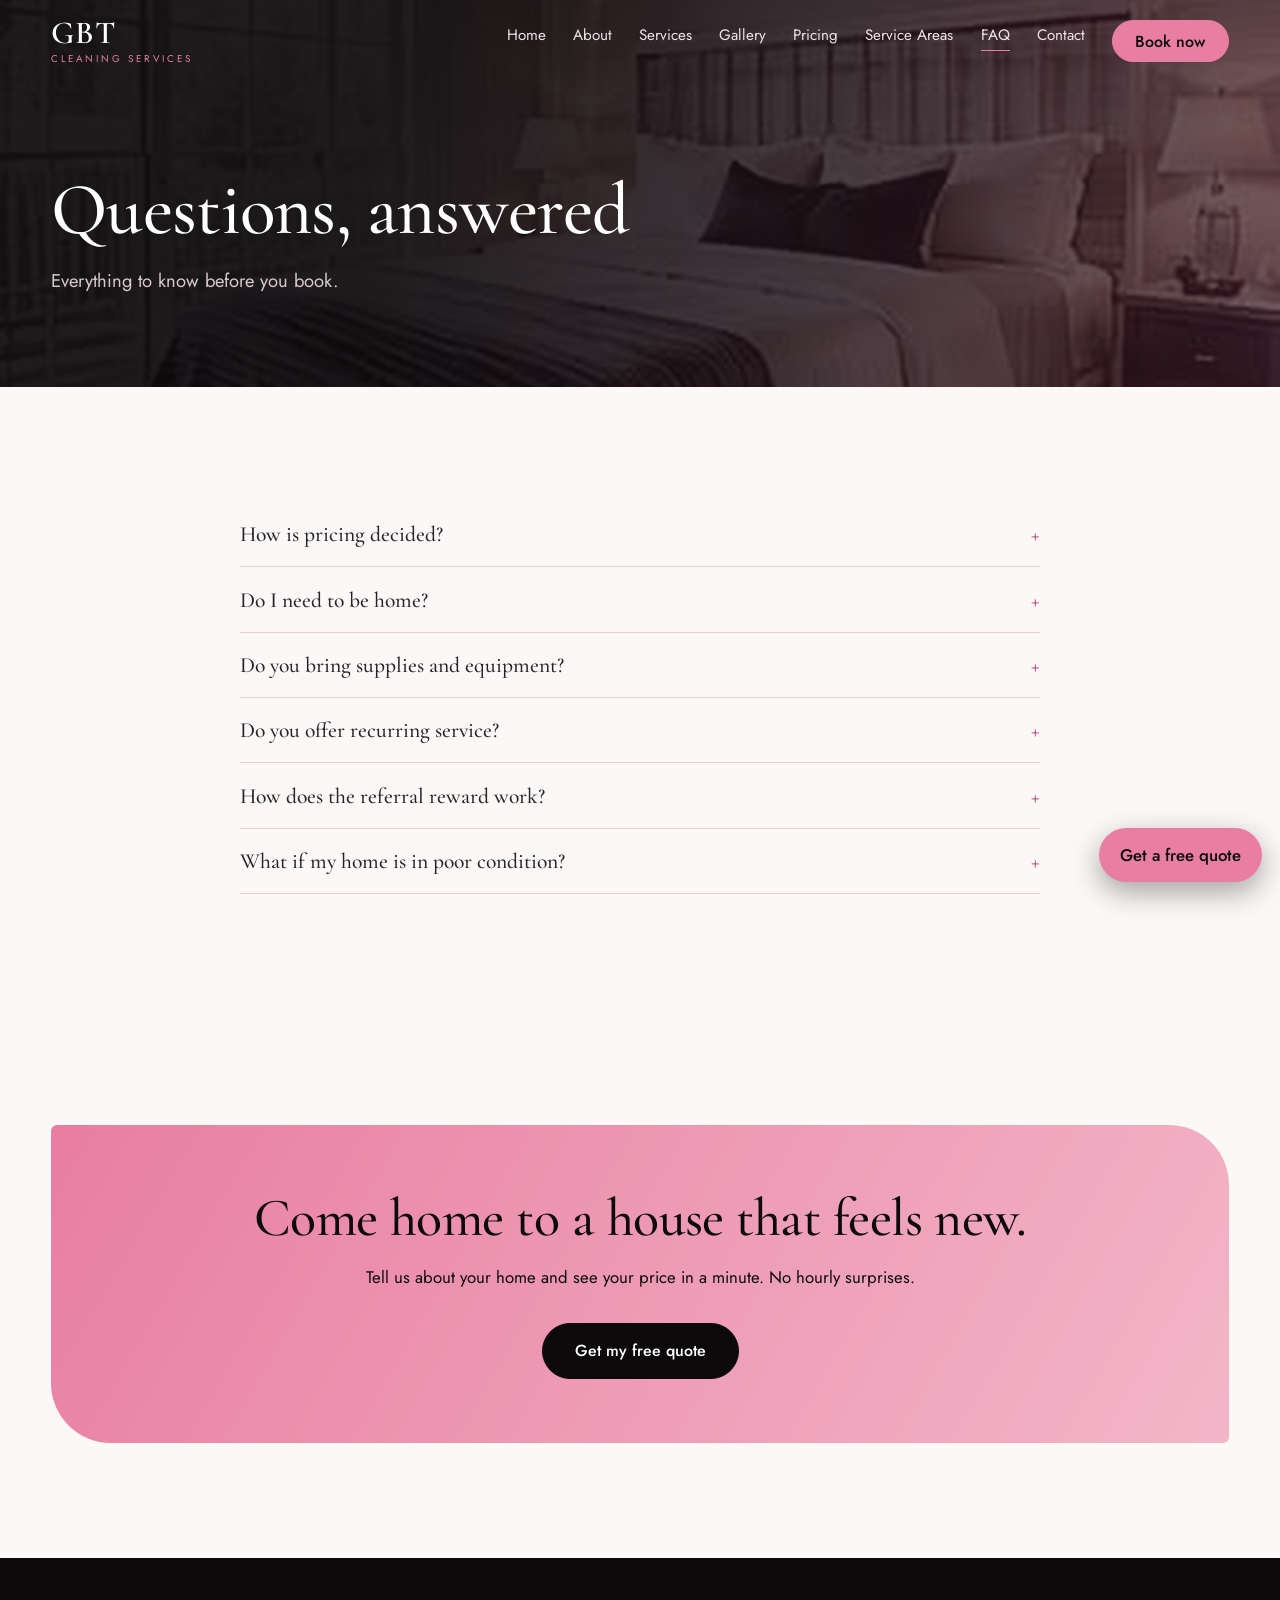
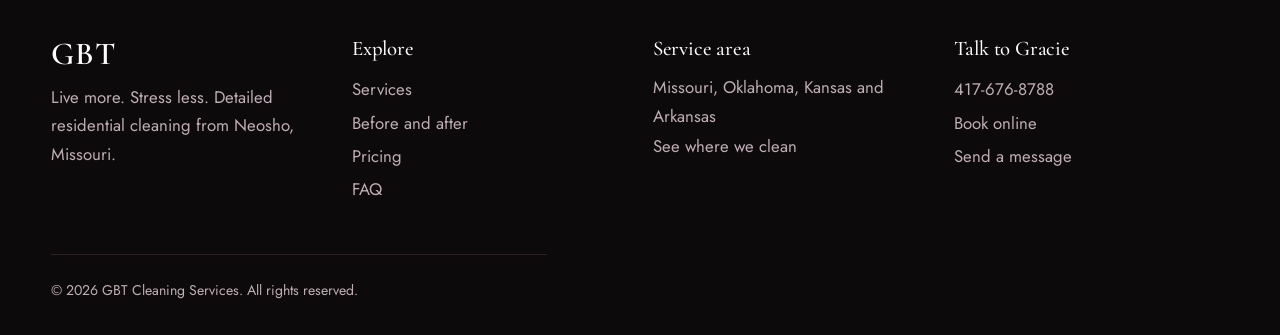
<file: faq.html>
<!doctype html>
<html lang="en">
  <head>
    <meta charset="utf-8" />
    <meta
      name="viewport"
      content="width=device-width,initial-scale=1"
    />
    <title>FAQ | GBT Cleaning Services</title>
    <meta
      name="description"
      content="Answers about pricing, scheduling, referrals and more."
    />
    <link
      rel="preconnect"
      href="https://fonts.googleapis.com"
    />
    <link
      rel="preconnect"
      href="https://fonts.gstatic.com"
      crossorigin
    />
    <link
      href="https://fonts.googleapis.com/css2?family=Cormorant+Garamond:ital,wght@0,500;0,600;1,500&family=Jost:wght@400;500&display=swap"
      rel="stylesheet"
    />
    <link
      rel="stylesheet"
      href="css/style.css"
    />
  </head>
  <body>
    <header>
      <div class="wrap">
        <a
          class="logo"
          href="index.html"
          >GBT<small>CLEANING SERVICES</small></a
        >
        <nav aria-label="Main">
          <ul>
            <li><a href="index.html">Home</a></li>
            <li><a href="about.html">About</a></li>
            <li><a href="services.html">Services</a></li>
            <li><a href="gallery.html">Gallery</a></li>
            <li><a href="pricing.html">Pricing</a></li>
            <li><a href="areas.html">Service Areas</a></li>
            <li>
              <a
                href="faq.html"
                class="on"
                >FAQ</a
              >
            </li>
            <li><a href="contact.html">Contact</a></li>
            <li>
              <a
                class="btn"
                href="booking.html"
                style="
                  padding: 0.55rem 1.4rem;
                  color: var(--ink);
                "
                >Book now</a
              >
            </li>
          </ul>
        </nav>
        <button
          class="menu"
          aria-label="Menu"
          aria-expanded="false"
        >
          <span></span><span></span><span></span>
        </button>
      </div>
    </header>
    <main>
      <div
        class="page-hero"
        style="
          background:
            linear-gradient(
              100deg,
              rgba(13, 10, 12, 0.93) 30%,
              rgba(58, 26, 40, 0.7)
            ),
            url(images/svc-airbnb.jpg) center/cover;
        "
      >
        <div class="wrap">
          <h1 style="font-size: clamp(2.4rem, 6vw, 4.6rem)">
            Questions, answered
          </h1>
          <p>Everything to know before you book.</p>
        </div>
      </div>
      <section class="sec">
        <div class="wrap">
          <div style="max-width: 800px; margin: auto">
            <details>
              <summary>How is pricing decided?</summary>
              <p>
                Flat-rate by home size, bedrooms, bathrooms,
                condition, service type and add-ons.
              </p>
            </details>
            <details>
              <summary>Do I need to be home?</summary>
              <p>
                No. Many clients arrange access in advance.
                We will confirm details when we schedule.
              </p>
            </details>
            <details>
              <summary>
                Do you bring supplies and equipment?
              </summary>
              <p>
                Yes. Pricing includes supplies, equipment
                and travel.
              </p>
            </details>
            <details>
              <summary>
                Do you offer recurring service?
              </summary>
              <p>
                Yes: weekly, bi-weekly, monthly or one-time.
              </p>
            </details>
            <details>
              <summary>
                How does the referral reward work?
              </summary>
              <p>
                A new customer and the person who referred
                them each get $25 off after the new customer
                completes their first paid cleaning. Rewards
                cannot be combined with other promotions or
                exchanged for cash.
              </p>
            </details>
            <details>
              <summary>
                What if my home is in poor condition?
              </summary>
              <p>
                No judgment. Tell us in the form and send
                photos so your quote is accurate.
              </p>
            </details>
          </div>
        </div>
      </section>
      <section class="sec">
        <div class="wrap">
          <div class="banner center rv">
            <h2>Come home to a house that feels new.</h2>
            <p style="margin: 1rem auto 2rem">
              Tell us about your home and see your price in
              a minute. No hourly surprises.
            </p>
            <a
              class="btn"
              style="
                background: var(--ink);
                border-color: var(--ink);
                color: #fff;
              "
              href="booking.html"
              >Get my free quote</a
            >
          </div>
        </div>
      </section>
    </main>
    <a
      class="fab"
      href="booking.html"
      >Get a free quote</a
    >
    <footer>
      <div class="wrap">
        <div class="grid">
          <div>
            <div class="logo">GBT</div>
            <p style="margin-top: 0.8rem">
              Live more. Stress less. Detailed residential
              cleaning from Neosho, Missouri.
            </p>
          </div>
          <div>
            <h3>Explore</h3>
            <a href="services.html">Services</a
            ><a href="gallery.html">Before and after</a
            ><a href="pricing.html">Pricing</a
            ><a href="faq.html">FAQ</a>
          </div>
          <div>
            <h3>Service area</h3>
            <p>Missouri, Oklahoma, Kansas and Arkansas</p>
            <a href="areas.html">See where we clean</a>
          </div>
          <div>
            <h3>Talk to Gracie</h3>
            <a href="tel:+14176768788">417-676-8788</a
            ><a href="booking.html">Book online</a
            ><a href="contact.html">Send a message</a>
          </div>
        </div>
        <p class="copy">
          &copy; 2026 GBT Cleaning Services. All rights
          reserved.
        </p>
      </div>
    </footer>
    <script src="js/config.js"></script>
    <script src="js/main.js"></script>
  </body>
</html>
</file>
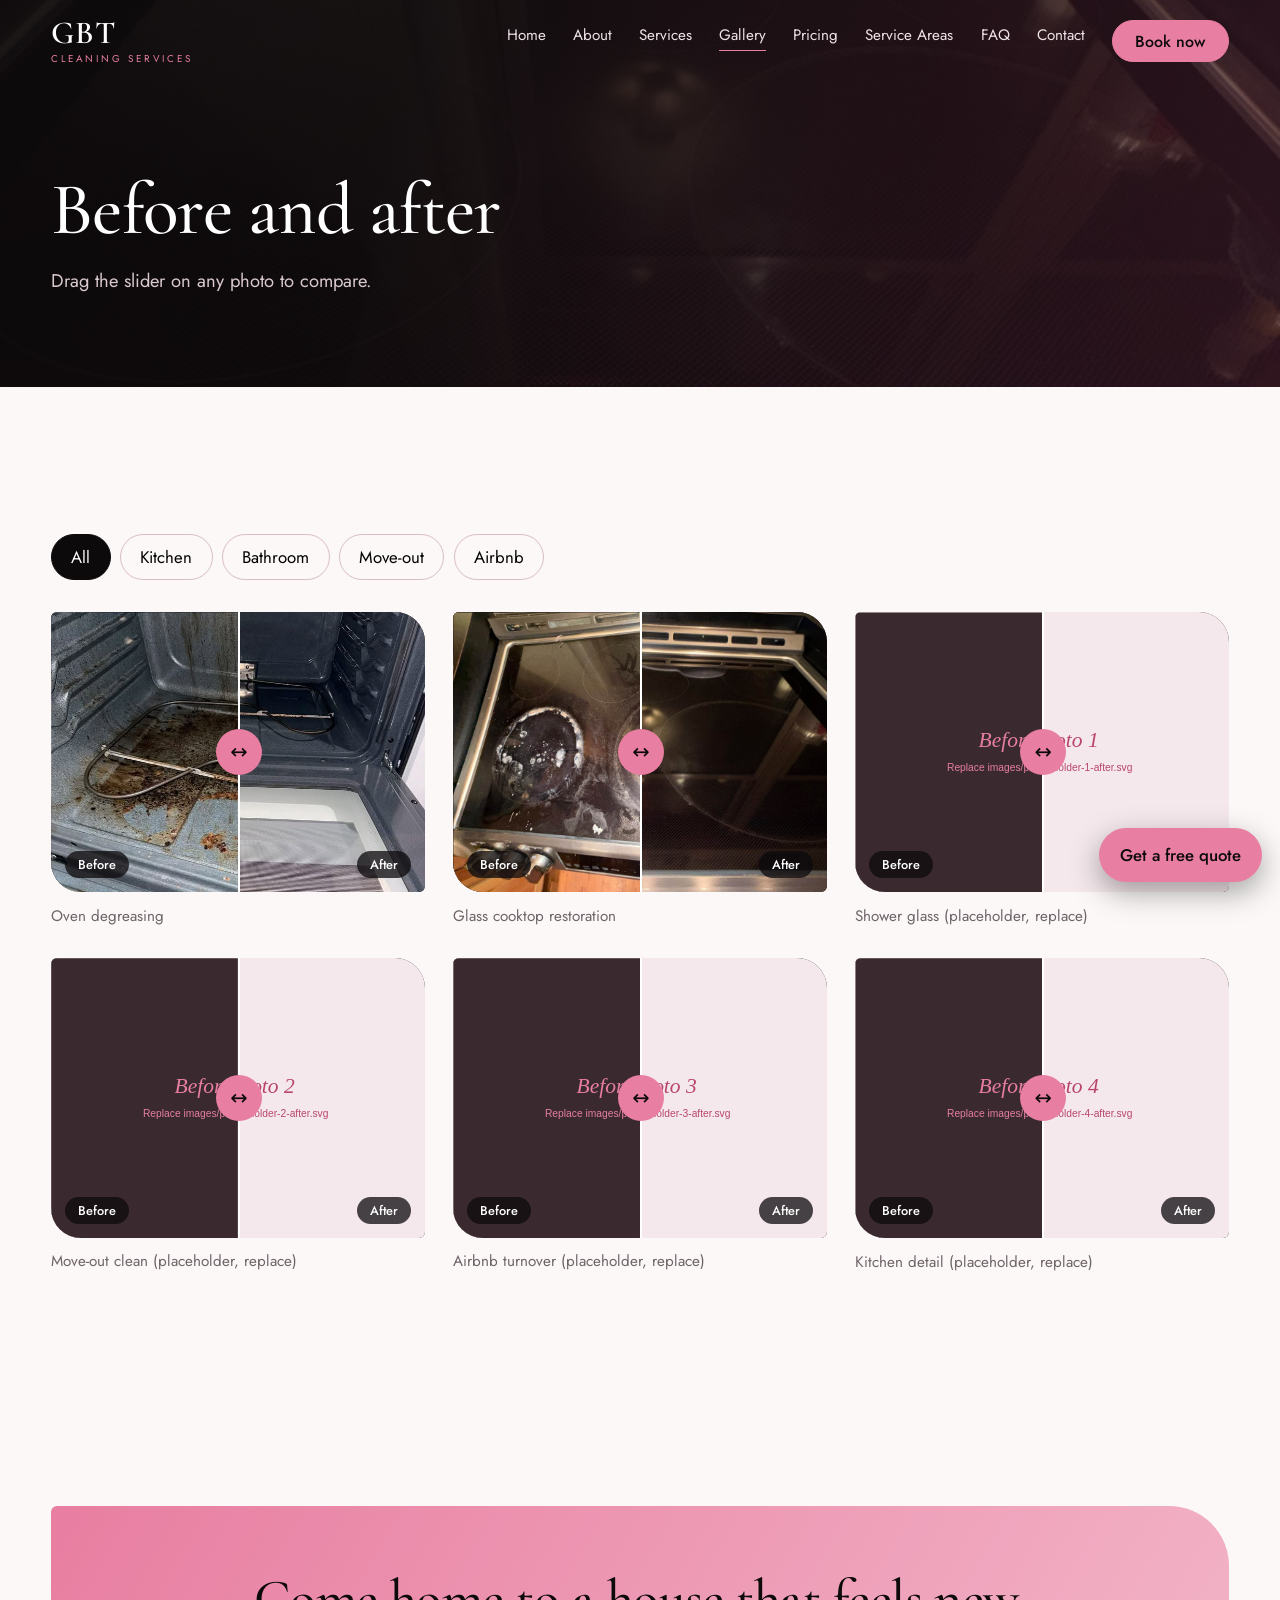
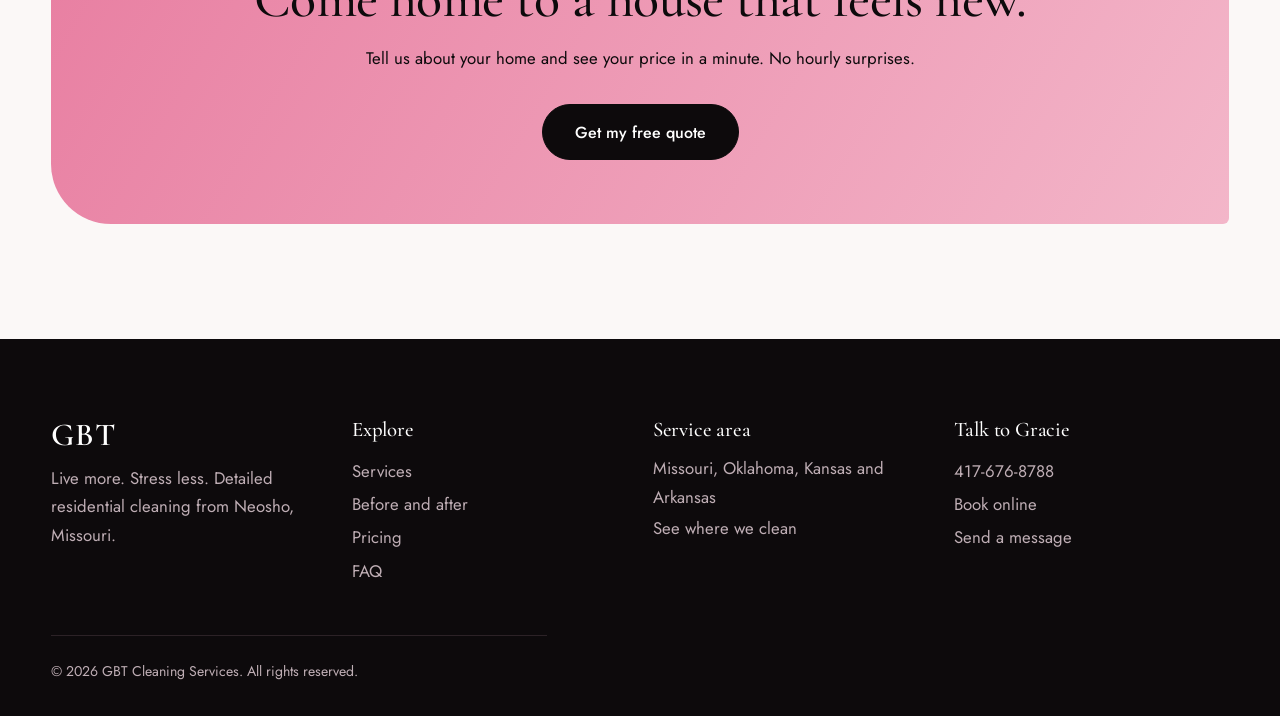
<file: gallery.html>
<!doctype html>
<html lang="en">
  <head>
    <meta charset="utf-8" />
    <meta
      name="viewport"
      content="width=device-width,initial-scale=1"
    />
    <title>Gallery | GBT Cleaning Services</title>
    <meta
      name="description"
      content="Before and after cleaning photos."
    />
    <link
      rel="preconnect"
      href="https://fonts.googleapis.com"
    />
    <link
      rel="preconnect"
      href="https://fonts.gstatic.com"
      crossorigin
    />
    <link
      href="https://fonts.googleapis.com/css2?family=Cormorant+Garamond:ital,wght@0,500;0,600;1,500&family=Jost:wght@400;500&display=swap"
      rel="stylesheet"
    />
    <link
      rel="stylesheet"
      href="css/style.css"
    />
  </head>
  <body>
    <header>
      <div class="wrap">
        <a
          class="logo"
          href="index.html"
          >GBT<small>CLEANING SERVICES</small></a
        >
        <nav aria-label="Main">
          <ul>
            <li><a href="index.html">Home</a></li>
            <li><a href="about.html">About</a></li>
            <li><a href="services.html">Services</a></li>
            <li>
              <a
                href="gallery.html"
                class="on"
                >Gallery</a
              >
            </li>
            <li><a href="pricing.html">Pricing</a></li>
            <li><a href="areas.html">Service Areas</a></li>
            <li><a href="faq.html">FAQ</a></li>
            <li><a href="contact.html">Contact</a></li>
            <li>
              <a
                class="btn"
                href="booking.html"
                style="
                  padding: 0.55rem 1.4rem;
                  color: var(--ink);
                "
                >Book now</a
              >
            </li>
          </ul>
        </nav>
        <button
          class="menu"
          aria-label="Menu"
          aria-expanded="false"
        >
          <span></span><span></span><span></span>
        </button>
      </div>
    </header>
    <main>
      <div
        class="page-hero"
        style="
          background:
            linear-gradient(
              100deg,
              rgba(13, 10, 12, 0.93) 30%,
              rgba(58, 26, 40, 0.7)
            ),
            url(images/stove-after.jpg) center/cover;
        "
      >
        <div class="wrap">
          <h1 style="font-size: clamp(2.4rem, 6vw, 4.6rem)">
            Before and after
          </h1>
          <p>Drag the slider on any photo to compare.</p>
        </div>
      </div>
      <section class="sec">
        <div class="wrap">
          <div class="filters">
            <button
              class="on"
              data-f="all"
            >
              All</button
            ><button data-f="kitchen">Kitchen</button
            ><button data-f="bath">Bathroom</button
            ><button data-f="move">Move-out</button
            ><button data-f="airbnb">Airbnb</button>
          </div>
          <div class="gal">
            <figure data-c="kitchen">
              <div
                class="ba"
                style="--p: 50%"
              >
                <img
                  src="images/oven-after.jpg"
                  alt="After cleaning"
                  loading="lazy"
                /><img
                  class="b"
                  src="images/oven-before.jpg"
                  alt="Before cleaning"
                  loading="lazy"
                /><span class="h"></span
                ><em class="l">Before</em
                ><em class="r">After</em
                ><input
                  type="range"
                  min="0"
                  max="100"
                  value="50"
                  aria-label="Compare before and after"
                />
              </div>
              <figcaption>Oven degreasing</figcaption>
            </figure>
            <figure data-c="kitchen">
              <div
                class="ba"
                style="--p: 50%"
              >
                <img
                  src="images/stove-after.jpg"
                  alt="After cleaning"
                  loading="lazy"
                /><img
                  class="b"
                  src="images/stove-before.jpg"
                  alt="Before cleaning"
                  loading="lazy"
                /><span class="h"></span
                ><em class="l">Before</em
                ><em class="r">After</em
                ><input
                  type="range"
                  min="0"
                  max="100"
                  value="50"
                  aria-label="Compare before and after"
                />
              </div>
              <figcaption>
                Glass cooktop restoration
              </figcaption>
            </figure>
            <figure data-c="bath">
              <div
                class="ba"
                style="--p: 50%"
              >
                <img
                  src="images/placeholder-1-after.svg"
                  alt="After cleaning"
                  loading="lazy"
                /><img
                  class="b"
                  src="images/placeholder-1-before.svg"
                  alt="Before cleaning"
                  loading="lazy"
                /><span class="h"></span
                ><em class="l">Before</em
                ><em class="r">After</em
                ><input
                  type="range"
                  min="0"
                  max="100"
                  value="50"
                  aria-label="Compare before and after"
                />
              </div>
              <figcaption>
                Shower glass (placeholder, replace)
              </figcaption>
            </figure>
            <figure data-c="move">
              <div
                class="ba"
                style="--p: 50%"
              >
                <img
                  src="images/placeholder-2-after.svg"
                  alt="After cleaning"
                  loading="lazy"
                /><img
                  class="b"
                  src="images/placeholder-2-before.svg"
                  alt="Before cleaning"
                  loading="lazy"
                /><span class="h"></span
                ><em class="l">Before</em
                ><em class="r">After</em
                ><input
                  type="range"
                  min="0"
                  max="100"
                  value="50"
                  aria-label="Compare before and after"
                />
              </div>
              <figcaption>
                Move-out clean (placeholder, replace)
              </figcaption>
            </figure>
            <figure data-c="airbnb">
              <div
                class="ba"
                style="--p: 50%"
              >
                <img
                  src="images/placeholder-3-after.svg"
                  alt="After cleaning"
                  loading="lazy"
                /><img
                  class="b"
                  src="images/placeholder-3-before.svg"
                  alt="Before cleaning"
                  loading="lazy"
                /><span class="h"></span
                ><em class="l">Before</em
                ><em class="r">After</em
                ><input
                  type="range"
                  min="0"
                  max="100"
                  value="50"
                  aria-label="Compare before and after"
                />
              </div>
              <figcaption>
                Airbnb turnover (placeholder, replace)
              </figcaption>
            </figure>
            <figure data-c="kitchen">
              <div
                class="ba"
                style="--p: 50%"
              >
                <img
                  src="images/placeholder-4-after.svg"
                  alt="After cleaning"
                  loading="lazy"
                /><img
                  class="b"
                  src="images/placeholder-4-before.svg"
                  alt="Before cleaning"
                  loading="lazy"
                /><span class="h"></span
                ><em class="l">Before</em
                ><em class="r">After</em
                ><input
                  type="range"
                  min="0"
                  max="100"
                  value="50"
                  aria-label="Compare before and after"
                />
              </div>
              <figcaption>
                Kitchen detail (placeholder, replace)
              </figcaption>
            </figure>
          </div>
        </div>
      </section>
      <section class="sec">
        <div class="wrap">
          <div class="banner center rv">
            <h2>Come home to a house that feels new.</h2>
            <p style="margin: 1rem auto 2rem">
              Tell us about your home and see your price in
              a minute. No hourly surprises.
            </p>
            <a
              class="btn"
              style="
                background: var(--ink);
                border-color: var(--ink);
                color: #fff;
              "
              href="booking.html"
              >Get my free quote</a
            >
          </div>
        </div>
      </section>
    </main>
    <a
      class="fab"
      href="booking.html"
      >Get a free quote</a
    >
    <footer>
      <div class="wrap">
        <div class="grid">
          <div>
            <div class="logo">GBT</div>
            <p style="margin-top: 0.8rem">
              Live more. Stress less. Detailed residential
              cleaning from Neosho, Missouri.
            </p>
          </div>
          <div>
            <h3>Explore</h3>
            <a href="services.html">Services</a
            ><a href="gallery.html">Before and after</a
            ><a href="pricing.html">Pricing</a
            ><a href="faq.html">FAQ</a>
          </div>
          <div>
            <h3>Service area</h3>
            <p>Missouri, Oklahoma, Kansas and Arkansas</p>
            <a href="areas.html">See where we clean</a>
          </div>
          <div>
            <h3>Talk to Gracie</h3>
            <a href="tel:+14176768788">417-676-8788</a
            ><a href="booking.html">Book online</a
            ><a href="contact.html">Send a message</a>
          </div>
        </div>
        <p class="copy">
          &copy; 2026 GBT Cleaning Services. All rights
          reserved.
        </p>
      </div>
    </footer>
    <script src="js/config.js"></script>
    <script src="js/main.js"></script>
  </body>
</html>
</file>
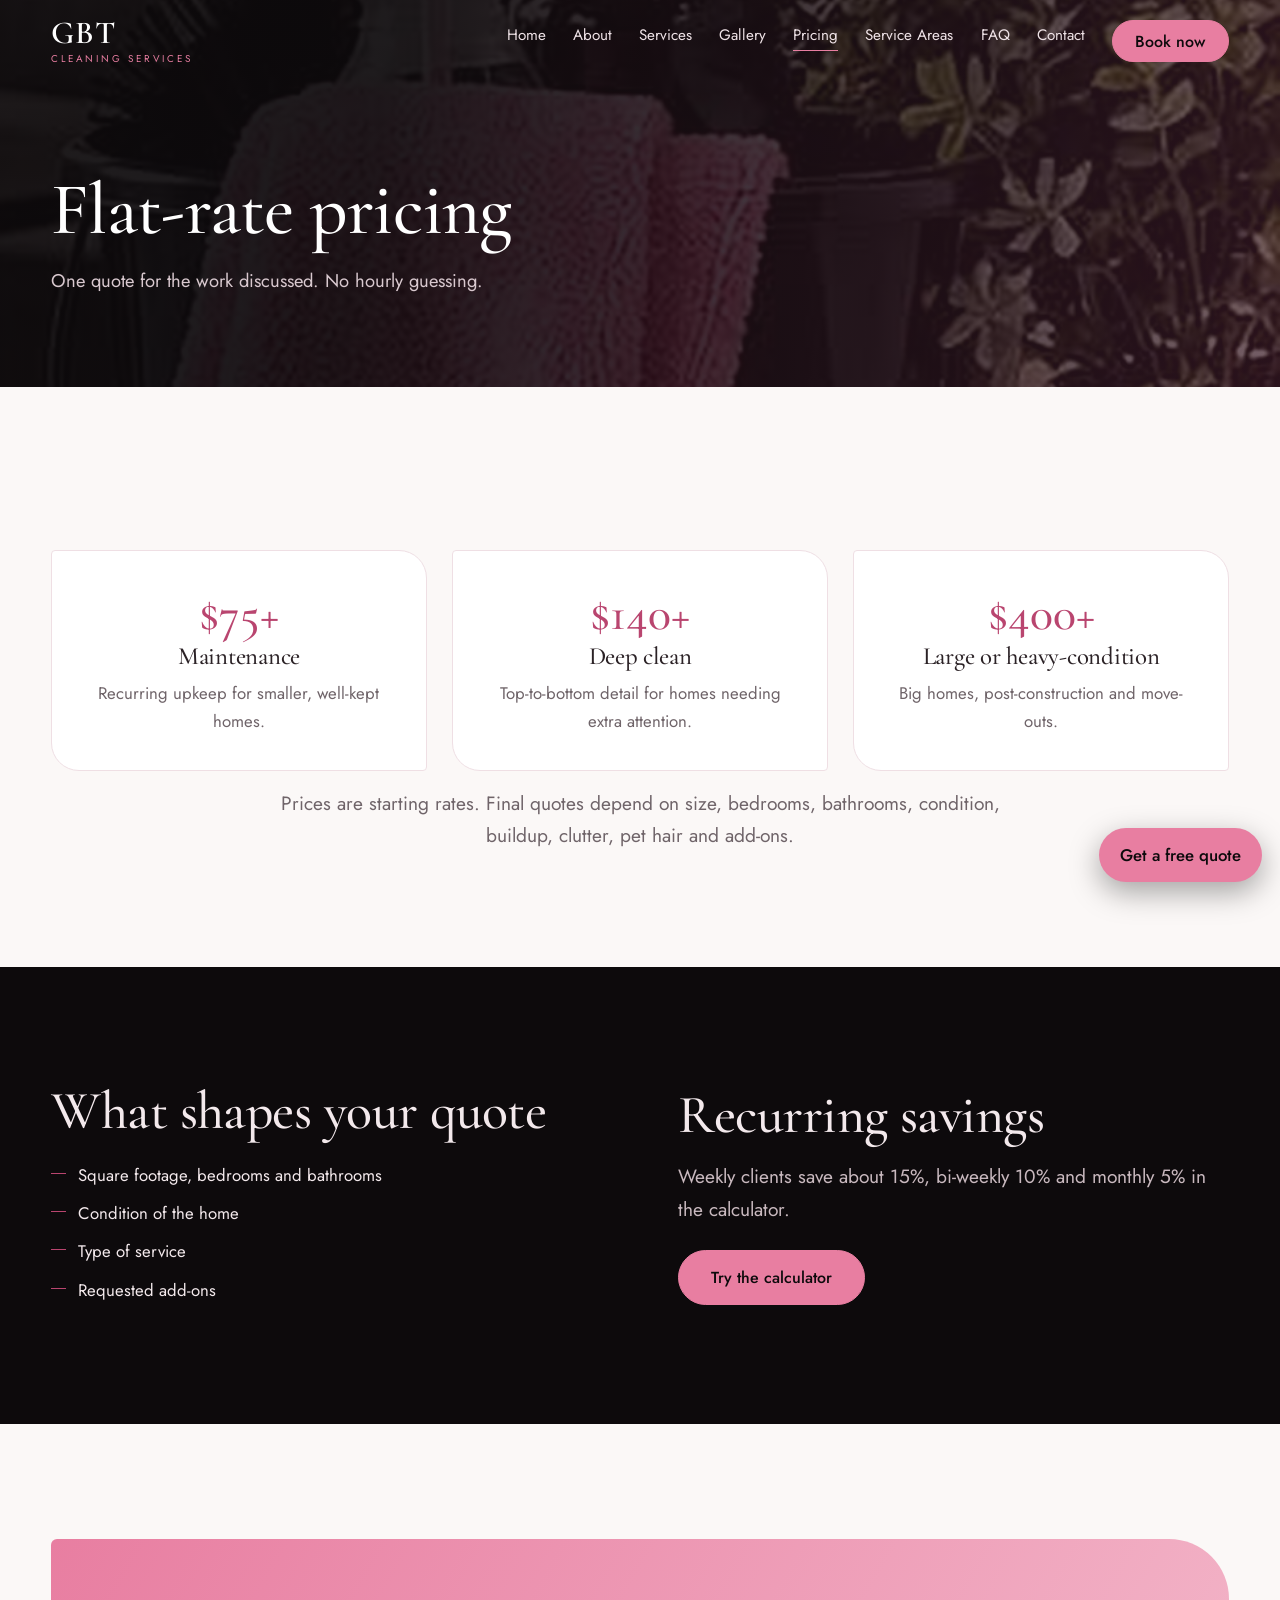
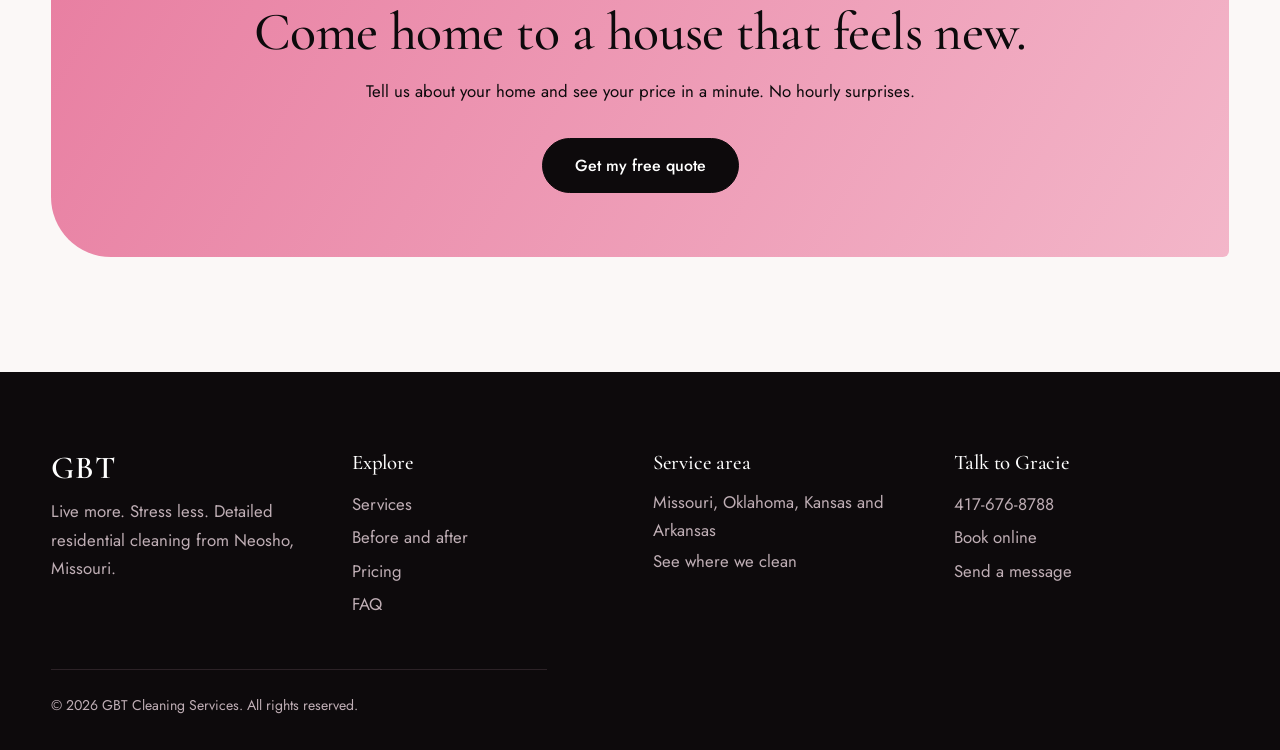
<file: pricing.html>
<!doctype html>
<html lang="en">
  <head>
    <meta charset="utf-8" />
    <meta
      name="viewport"
      content="width=device-width,initial-scale=1"
    />
    <title>Pricing | GBT Cleaning Services</title>
    <meta
      name="description"
      content="Flat-rate pricing from $75."
    />
    <link
      rel="preconnect"
      href="https://fonts.googleapis.com"
    />
    <link
      rel="preconnect"
      href="https://fonts.gstatic.com"
      crossorigin
    />
    <link
      href="https://fonts.googleapis.com/css2?family=Cormorant+Garamond:ital,wght@0,500;0,600;1,500&family=Jost:wght@400;500&display=swap"
      rel="stylesheet"
    />
    <link
      rel="stylesheet"
      href="css/style.css"
    />
  </head>
  <body>
    <header>
      <div class="wrap">
        <a
          class="logo"
          href="index.html"
          >GBT<small>CLEANING SERVICES</small></a
        >
        <nav aria-label="Main">
          <ul>
            <li><a href="index.html">Home</a></li>
            <li><a href="about.html">About</a></li>
            <li><a href="services.html">Services</a></li>
            <li><a href="gallery.html">Gallery</a></li>
            <li>
              <a
                href="pricing.html"
                class="on"
                >Pricing</a
              >
            </li>
            <li><a href="areas.html">Service Areas</a></li>
            <li><a href="faq.html">FAQ</a></li>
            <li><a href="contact.html">Contact</a></li>
            <li>
              <a
                class="btn"
                href="booking.html"
                style="
                  padding: 0.55rem 1.4rem;
                  color: var(--ink);
                "
                >Book now</a
              >
            </li>
          </ul>
        </nav>
        <button
          class="menu"
          aria-label="Menu"
          aria-expanded="false"
        >
          <span></span><span></span><span></span>
        </button>
      </div>
    </header>
    <main>
      <div
        class="page-hero"
        style="
          background:
            linear-gradient(
              100deg,
              rgba(13, 10, 12, 0.93) 30%,
              rgba(58, 26, 40, 0.7)
            ),
            url(images/bucket.jpg) center/cover;
        "
      >
        <div class="wrap">
          <h1 style="font-size: clamp(2.4rem, 6vw, 4.6rem)">
            Flat-rate pricing
          </h1>
          <p>
            One quote for the work discussed. No hourly
            guessing.
          </p>
        </div>
      </div>
      <section class="sec">
        <div class="wrap center">
          <div class="grid">
            <div class="card rv">
              <div class="price">$75+</div>
              <h3>Maintenance</h3>
              <p>
                Recurring upkeep for smaller, well-kept
                homes.
              </p>
            </div>
            <div class="card rv">
              <div class="price">$140+</div>
              <h3>Deep clean</h3>
              <p>
                Top-to-bottom detail for homes needing extra
                attention.
              </p>
            </div>
            <div class="card rv">
              <div class="price">$400+</div>
              <h3>Large or heavy-condition</h3>
              <p>
                Big homes, post-construction and move-outs.
              </p>
            </div>
          </div>
          <p class="lead center">
            Prices are starting rates. Final quotes depend
            on size, bedrooms, bathrooms, condition,
            buildup, clutter, pet hair and add-ons.
          </p>
        </div>
      </section>
      <section class="sec dark">
        <div class="wrap">
          <div class="split">
            <div class="rv">
              <h2>What shapes your quote</h2>
              <ul class="tick">
                <li>
                  Square footage, bedrooms and bathrooms
                </li>
                <li>Condition of the home</li>
                <li>Type of service</li>
                <li>Requested add-ons</li>
              </ul>
            </div>
            <div class="rv">
              <h2>Recurring savings</h2>
              <p class="lead">
                Weekly clients save about 15%, bi-weekly 10%
                and monthly 5% in the calculator.
              </p>
              <p style="margin-top: 1.5rem">
                <a
                  class="btn"
                  href="booking.html"
                  >Try the calculator</a
                >
              </p>
            </div>
          </div>
        </div>
      </section>
      <section class="sec">
        <div class="wrap">
          <div class="banner center rv">
            <h2>Come home to a house that feels new.</h2>
            <p style="margin: 1rem auto 2rem">
              Tell us about your home and see your price in
              a minute. No hourly surprises.
            </p>
            <a
              class="btn"
              style="
                background: var(--ink);
                border-color: var(--ink);
                color: #fff;
              "
              href="booking.html"
              >Get my free quote</a
            >
          </div>
        </div>
      </section>
    </main>
    <a
      class="fab"
      href="booking.html"
      >Get a free quote</a
    >
    <footer>
      <div class="wrap">
        <div class="grid">
          <div>
            <div class="logo">GBT</div>
            <p style="margin-top: 0.8rem">
              Live more. Stress less. Detailed residential
              cleaning from Neosho, Missouri.
            </p>
          </div>
          <div>
            <h3>Explore</h3>
            <a href="services.html">Services</a
            ><a href="gallery.html">Before and after</a
            ><a href="pricing.html">Pricing</a
            ><a href="faq.html">FAQ</a>
          </div>
          <div>
            <h3>Service area</h3>
            <p>Missouri, Oklahoma, Kansas and Arkansas</p>
            <a href="areas.html">See where we clean</a>
          </div>
          <div>
            <h3>Talk to Gracie</h3>
            <a href="tel:+14176768788">417-676-8788</a
            ><a href="booking.html">Book online</a
            ><a href="contact.html">Send a message</a>
          </div>
        </div>
        <p class="copy">
          &copy; 2026 GBT Cleaning Services. All rights
          reserved.
        </p>
      </div>
    </footer>
    <script src="js/config.js"></script>
    <script src="js/main.js"></script>
  </body>
</html>
</file>
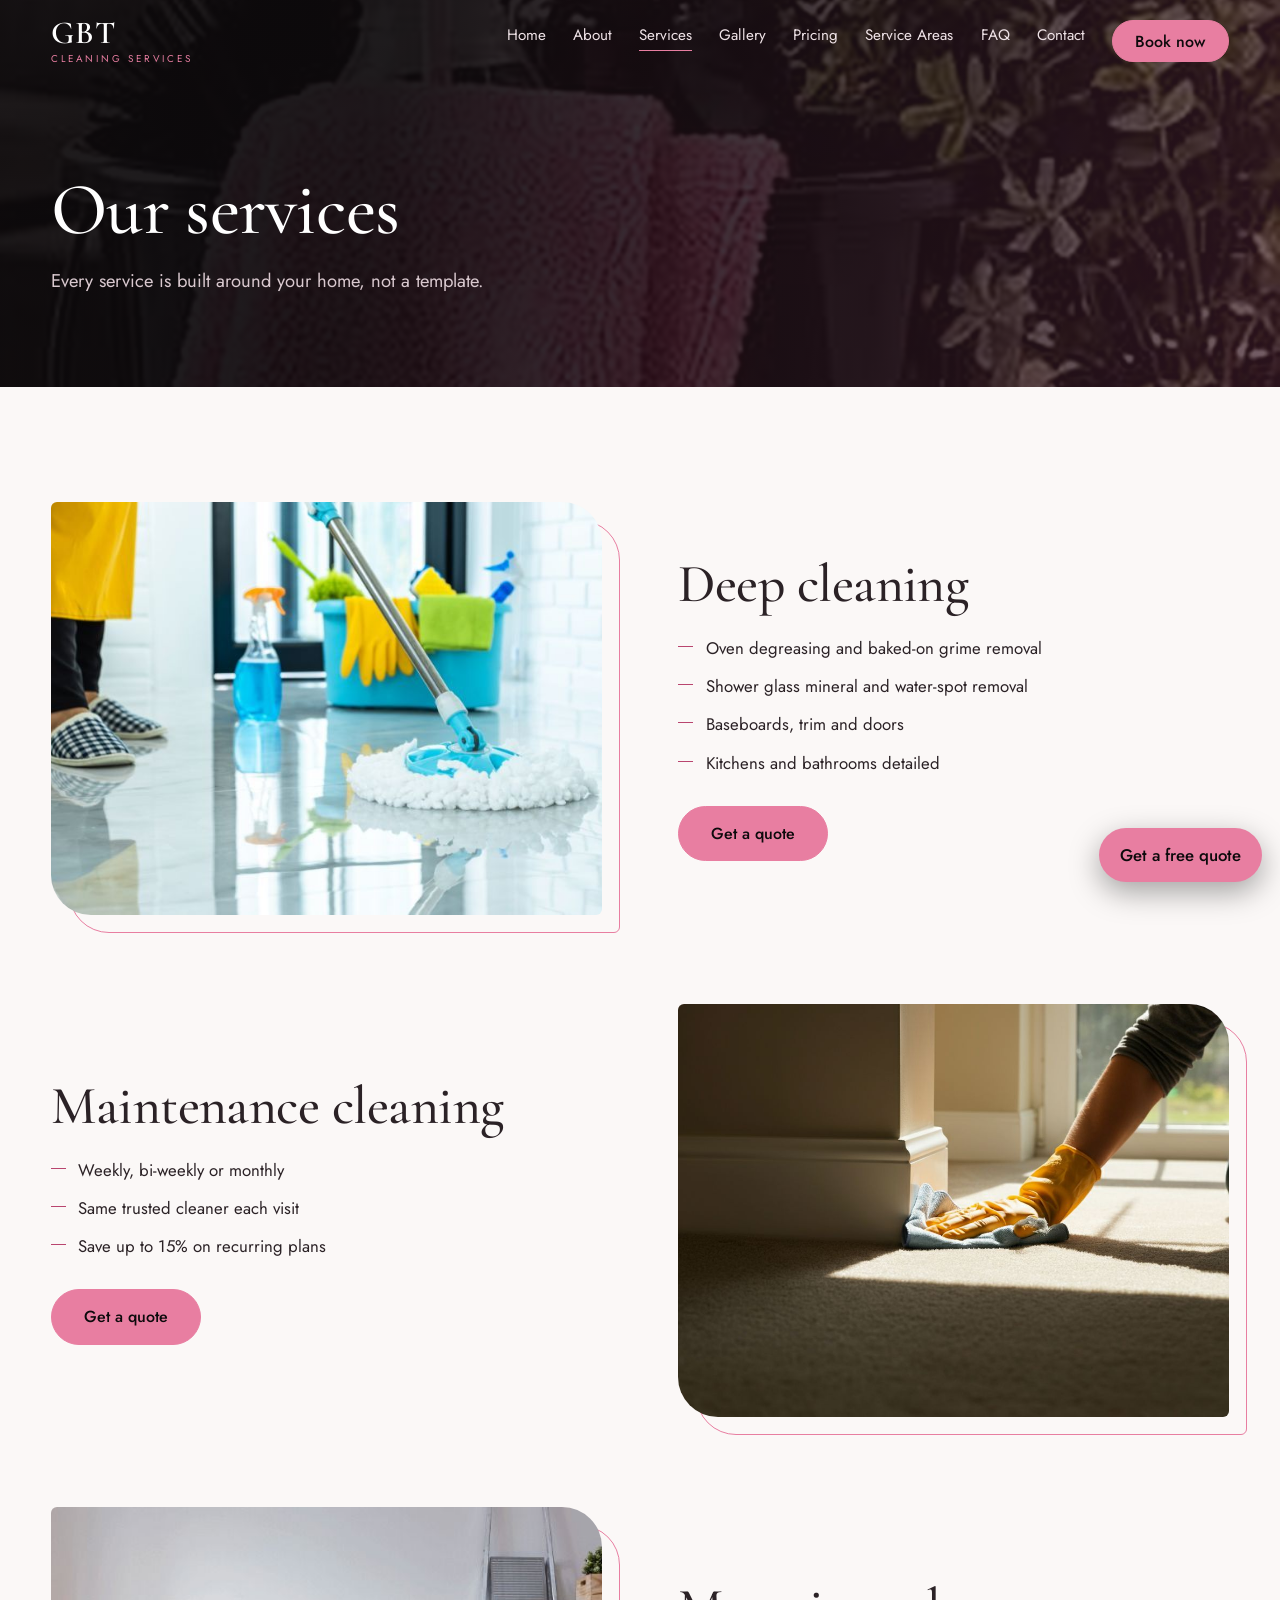
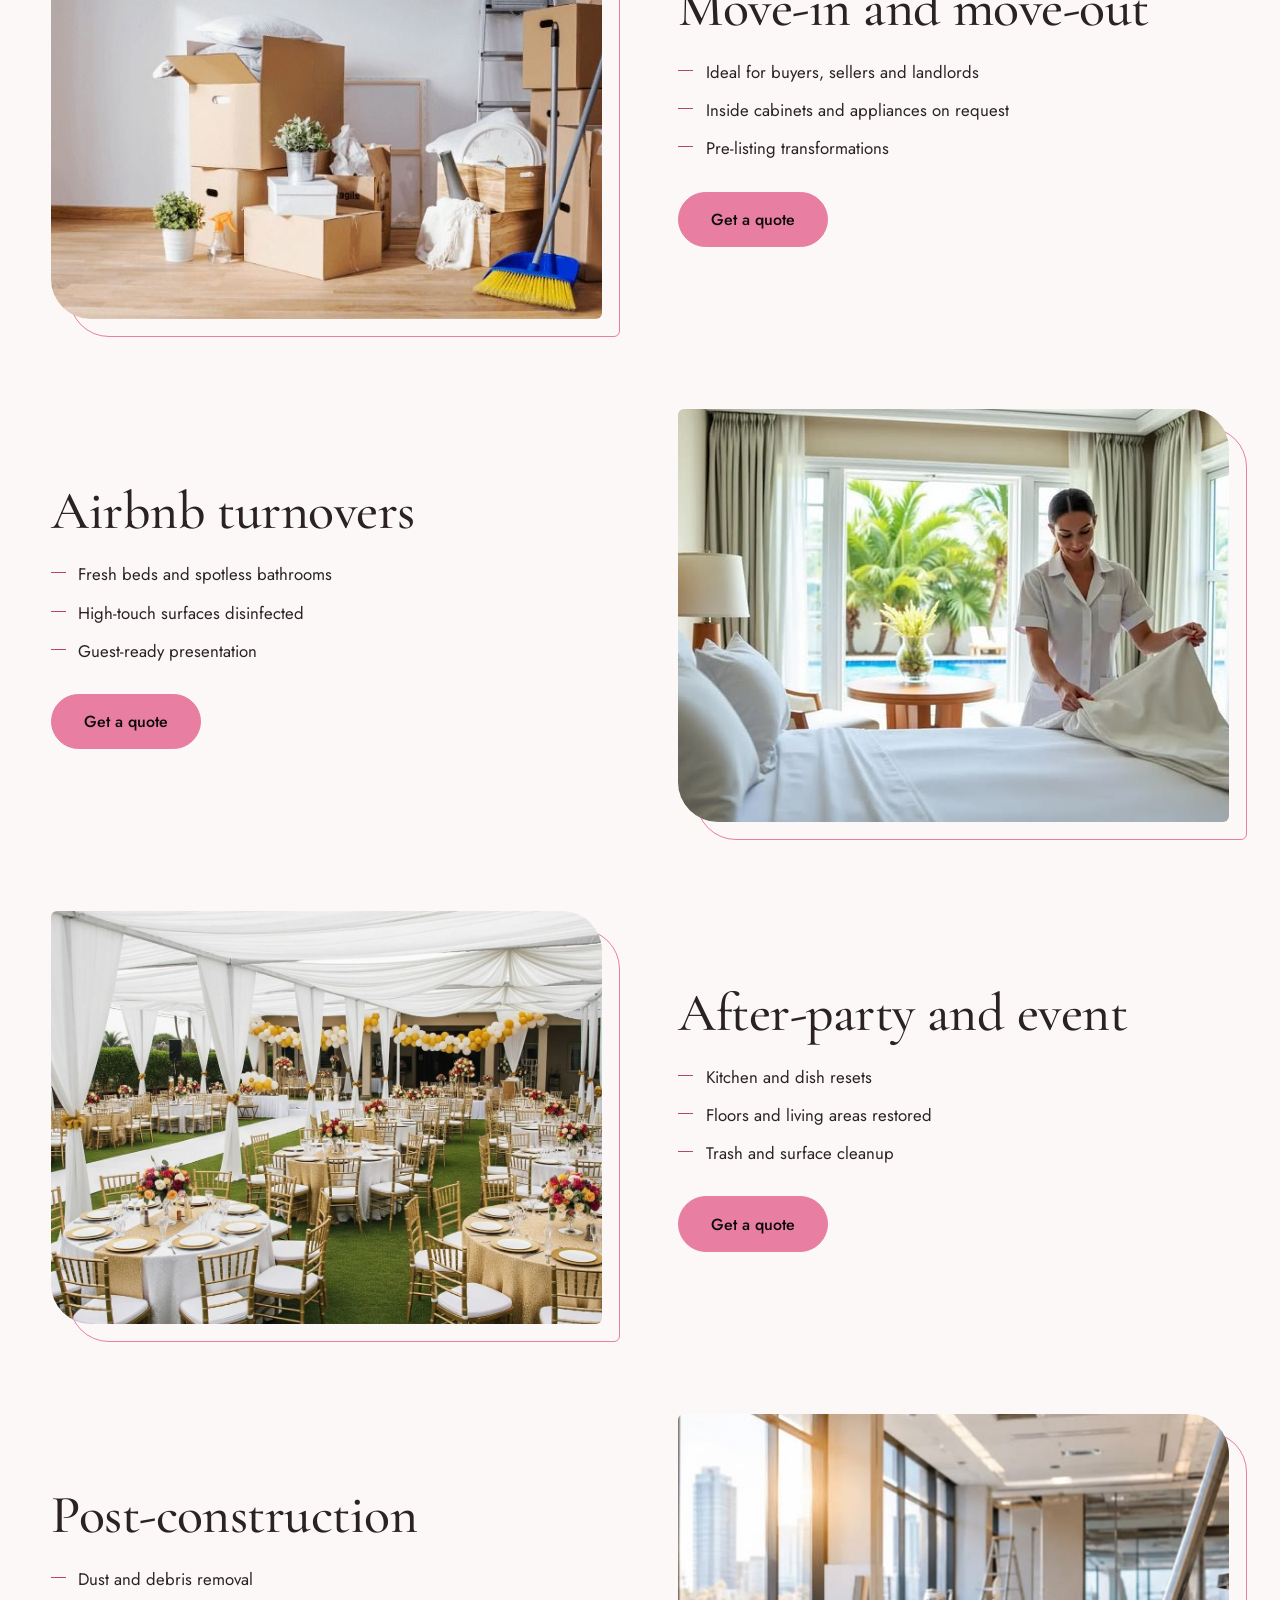
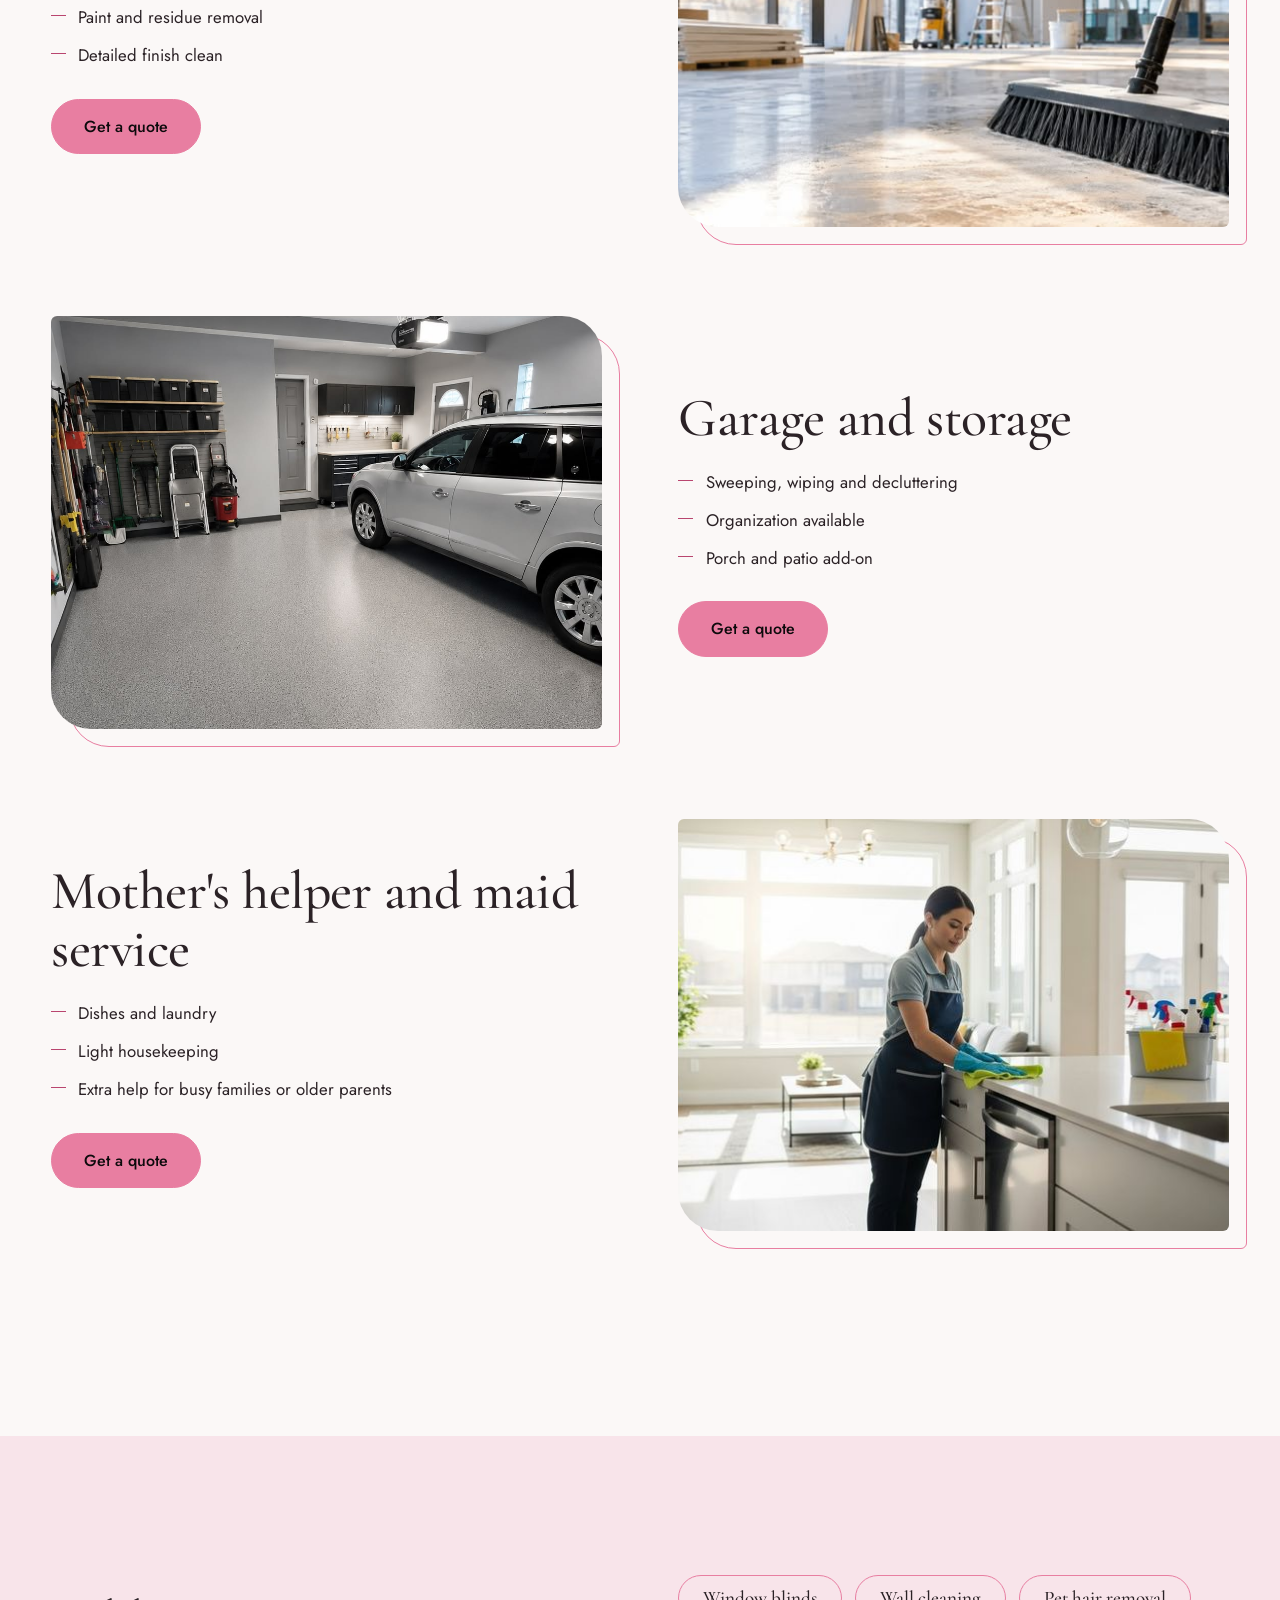
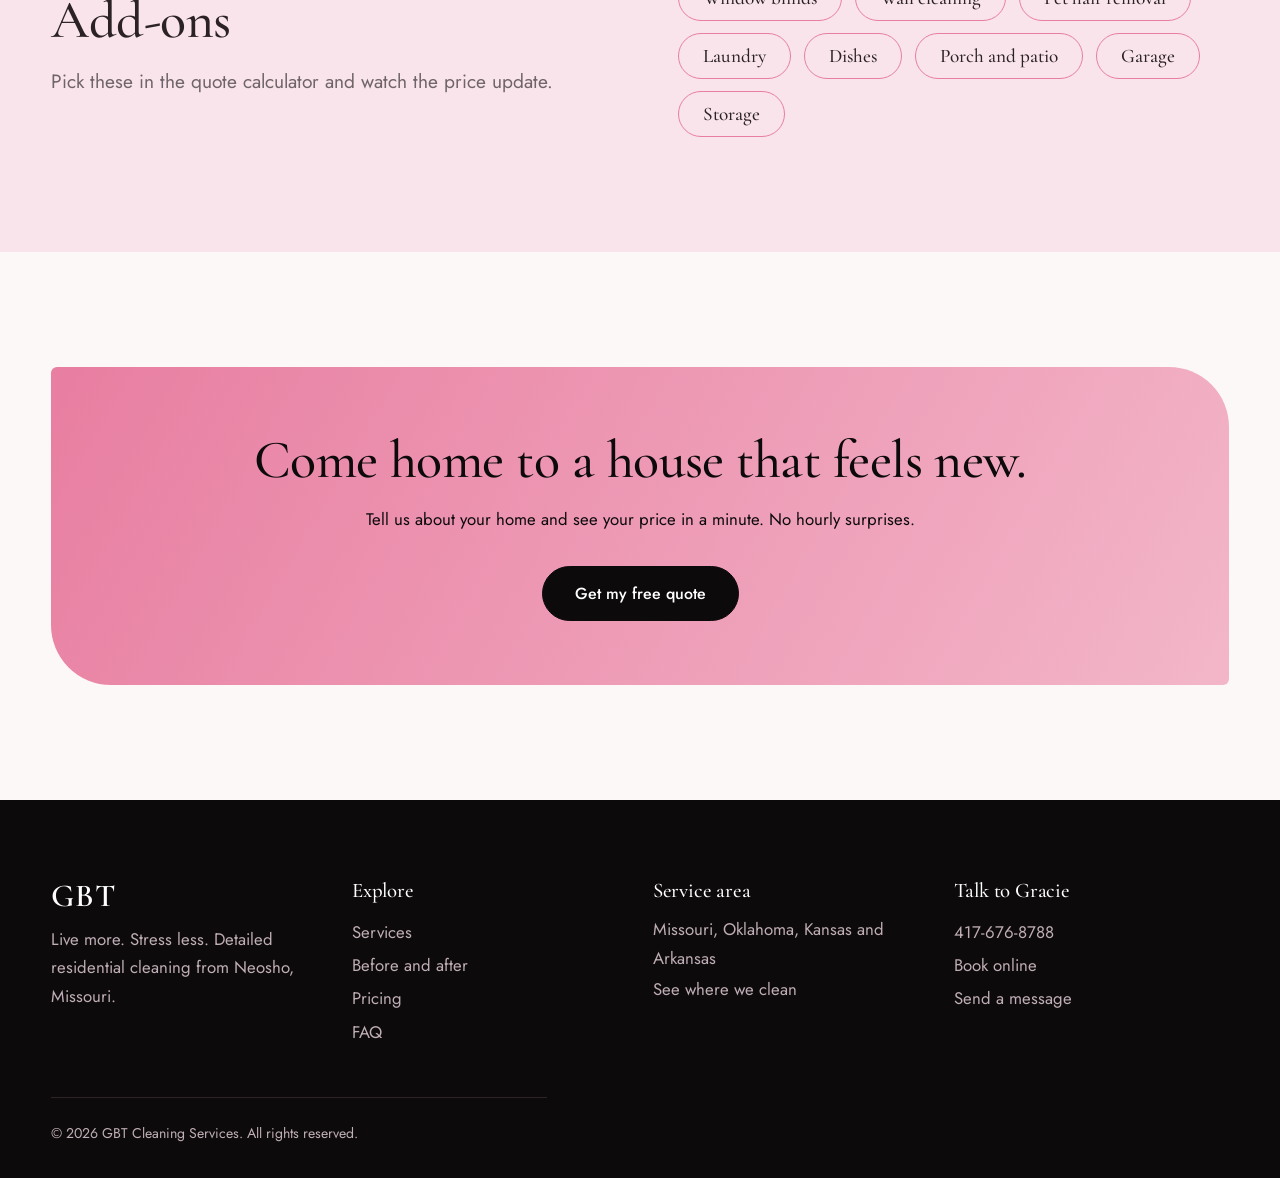
<file: services.html>
<!doctype html>
<html lang="en">
  <head>
    <meta charset="utf-8" />
    <meta
      name="viewport"
      content="width=device-width,initial-scale=1"
    />
    <title>Services | GBT Cleaning Services</title>
    <meta
      name="description"
      content="Deep, maintenance, move, Airbnb, post-construction and more."
    />
    <link
      rel="preconnect"
      href="https://fonts.googleapis.com"
    />
    <link
      rel="preconnect"
      href="https://fonts.gstatic.com"
      crossorigin
    />
    <link
      href="https://fonts.googleapis.com/css2?family=Cormorant+Garamond:ital,wght@0,500;0,600;1,500&family=Jost:wght@400;500&display=swap"
      rel="stylesheet"
    />
    <link
      rel="stylesheet"
      href="css/style.css"
    />
  </head>
  <body>
    <header>
      <div class="wrap">
        <a
          class="logo"
          href="index.html"
          >GBT<small>CLEANING SERVICES</small></a
        >
        <nav aria-label="Main">
          <ul>
            <li><a href="index.html">Home</a></li>
            <li><a href="about.html">About</a></li>
            <li>
              <a
                href="services.html"
                class="on"
                >Services</a
              >
            </li>
            <li><a href="gallery.html">Gallery</a></li>
            <li><a href="pricing.html">Pricing</a></li>
            <li><a href="areas.html">Service Areas</a></li>
            <li><a href="faq.html">FAQ</a></li>
            <li><a href="contact.html">Contact</a></li>
            <li>
              <a
                class="btn"
                href="booking.html"
                style="
                  padding: 0.55rem 1.4rem;
                  color: var(--ink);
                "
                >Book now</a
              >
            </li>
          </ul>
        </nav>
        <button
          class="menu"
          aria-label="Menu"
          aria-expanded="false"
        >
          <span></span><span></span><span></span>
        </button>
      </div>
    </header>
    <main>
      <div
        class="page-hero"
        style="
          background:
            linear-gradient(
              100deg,
              rgba(13, 10, 12, 0.93) 30%,
              rgba(58, 26, 40, 0.7)
            ),
            url(images/bucket.jpg) center/cover;
        "
      >
        <div class="wrap">
          <h1 style="font-size: clamp(2.4rem, 6vw, 4.6rem)">
            Our services
          </h1>
          <p>
            Every service is built around your home, not a
            template.
          </p>
        </div>
      </div>
      <section class="sec">
        <div class="wrap">
          <div class="row2 rv">
            <div class="im">
              <img
                src="images/deep-clean.jpg"
                alt="Deep cleaning"
                loading="lazy"
              />
            </div>
            <div>
              <h2>Deep cleaning</h2>
              <ul class="tick">
                <li>
                  Oven degreasing and baked-on grime removal
                </li>
                <li>
                  Shower glass mineral and water-spot
                  removal
                </li>
                <li>Baseboards, trim and doors</li>
                <li>Kitchens and bathrooms detailed</li>
              </ul>
              <p style="margin-top: 1.5rem">
                <a
                  class="btn"
                  href="booking.html"
                  >Get a quote</a
                >
              </p>
            </div>
          </div>
          <div class="row2 rv">
            <div class="im">
              <img
                src="images/maintenance.jpg"
                alt="Maintenance cleaning"
                loading="lazy"
              />
            </div>
            <div>
              <h2>Maintenance cleaning</h2>
              <ul class="tick">
                <li>Weekly, bi-weekly or monthly</li>
                <li>Same trusted cleaner each visit</li>
                <li>Save up to 15% on recurring plans</li>
              </ul>
              <p style="margin-top: 1.5rem">
                <a
                  class="btn"
                  href="booking.html"
                  >Get a quote</a
                >
              </p>
            </div>
          </div>
          <div class="row2 rv">
            <div class="im">
              <img
                src="images/move-in-out.jpg"
                alt="Move-in and move-out"
                loading="lazy"
              />
            </div>
            <div>
              <h2>Move-in and move-out</h2>
              <ul class="tick">
                <li>
                  Ideal for buyers, sellers and landlords
                </li>
                <li>
                  Inside cabinets and appliances on request
                </li>
                <li>Pre-listing transformations</li>
              </ul>
              <p style="margin-top: 1.5rem">
                <a
                  class="btn"
                  href="booking.html"
                  >Get a quote</a
                >
              </p>
            </div>
          </div>
          <div class="row2 rv">
            <div class="im">
              <img
                src="images/airbnb.jpg"
                alt="Airbnb turnovers"
                loading="lazy"
              />
            </div>
            <div>
              <h2>Airbnb turnovers</h2>
              <ul class="tick">
                <li>Fresh beds and spotless bathrooms</li>
                <li>High-touch surfaces disinfected</li>
                <li>Guest-ready presentation</li>
              </ul>
              <p style="margin-top: 1.5rem">
                <a
                  class="btn"
                  href="booking.html"
                  >Get a quote</a
                >
              </p>
            </div>
          </div>
          <div class="row2 rv">
            <div class="im">
              <img
                src="images/afterparty.jpg"
                alt="After-party and event"
                loading="lazy"
              />
            </div>
            <div>
              <h2>After-party and event</h2>
              <ul class="tick">
                <li>Kitchen and dish resets</li>
                <li>Floors and living areas restored</li>
                <li>Trash and surface cleanup</li>
              </ul>
              <p style="margin-top: 1.5rem">
                <a
                  class="btn"
                  href="booking.html"
                  >Get a quote</a
                >
              </p>
            </div>
          </div>
          <div class="row2 rv">
            <div class="im">
              <img
                src="images/post-contruction.jpg"
                alt="Post-construction"
                loading="lazy"
              />
            </div>
            <div>
              <h2>Post-construction</h2>
              <ul class="tick">
                <li>Dust and debris removal</li>
                <li>Paint and residue removal</li>
                <li>Detailed finish clean</li>
              </ul>
              <p style="margin-top: 1.5rem">
                <a
                  class="btn"
                  href="booking.html"
                  >Get a quote</a
                >
              </p>
            </div>
          </div>
          <div class="row2 rv">
            <div class="im">
              <img
                src="images/garage.jpg"
                alt="Garage and storage"
                loading="lazy"
              />
            </div>
            <div>
              <h2>Garage and storage</h2>
              <ul class="tick">
                <li>Sweeping, wiping and decluttering</li>
                <li>Organization available</li>
                <li>Porch and patio add-on</li>
              </ul>
              <p style="margin-top: 1.5rem">
                <a
                  class="btn"
                  href="booking.html"
                  >Get a quote</a
                >
              </p>
            </div>
          </div>
          <div class="row2 rv">
            <div class="im">
              <img
                src="images/housemaid.jpg"
                alt="Mother's helper and maid service"
                loading="lazy"
              />
            </div>
            <div>
              <h2>Mother's helper and maid service</h2>
              <ul class="tick">
                <li>Dishes and laundry</li>
                <li>Light housekeeping</li>
                <li>
                  Extra help for busy families or older
                  parents
                </li>
              </ul>
              <p style="margin-top: 1.5rem">
                <a
                  class="btn"
                  href="booking.html"
                  >Get a quote</a
                >
              </p>
            </div>
          </div>
        </div>
      </section>
      <section class="sec blush">
        <div class="wrap">
          <div class="split">
            <div class="rv">
              <h2>Add-ons</h2>
              <p class="lead">
                Pick these in the quote calculator and watch
                the price update.
              </p>
            </div>
            <div class="chips rv">
              <span>Window blinds</span
              ><span>Wall cleaning</span
              ><span>Pet hair removal</span
              ><span>Laundry</span><span>Dishes</span
              ><span>Porch and patio</span
              ><span>Garage</span><span>Storage</span>
            </div>
          </div>
        </div>
      </section>
      <section class="sec">
        <div class="wrap">
          <div class="banner center rv">
            <h2>Come home to a house that feels new.</h2>
            <p style="margin: 1rem auto 2rem">
              Tell us about your home and see your price in
              a minute. No hourly surprises.
            </p>
            <a
              class="btn"
              style="
                background: var(--ink);
                border-color: var(--ink);
                color: #fff;
              "
              href="booking.html"
              >Get my free quote</a
            >
          </div>
        </div>
      </section>
    </main>
    <a
      class="fab"
      href="booking.html"
      >Get a free quote</a
    >
    <footer>
      <div class="wrap">
        <div class="grid">
          <div>
            <div class="logo">GBT</div>
            <p style="margin-top: 0.8rem">
              Live more. Stress less. Detailed residential
              cleaning from Neosho, Missouri.
            </p>
          </div>
          <div>
            <h3>Explore</h3>
            <a href="services.html">Services</a
            ><a href="gallery.html">Before and after</a
            ><a href="pricing.html">Pricing</a
            ><a href="faq.html">FAQ</a>
          </div>
          <div>
            <h3>Service area</h3>
            <p>Missouri, Oklahoma, Kansas and Arkansas</p>
            <a href="areas.html">See where we clean</a>
          </div>
          <div>
            <h3>Talk to Gracie</h3>
            <a href="tel:+14176768788">417-676-8788</a
            ><a href="booking.html">Book online</a
            ><a href="contact.html">Send a message</a>
          </div>
        </div>
        <p class="copy">
          &copy; 2026 GBT Cleaning Services. All rights
          reserved.
        </p>
      </div>
    </footer>
    <script src="js/config.js"></script>
    <script src="js/main.js"></script>
  </body>
</html>
</file>
<file: css/style.css>
:root {
  --ink: #0d0a0c;
  --ink2: #1b1418;
  --rose: #e87ea1;
  --rose-d: #b9456f;
  --blush: #f8e4ea;
  --pearl: #fbf8f7;
  --text: #2b2226;
  --muted: #6f6469;
  --serif: "Cormorant Garamond", Georgia, serif;
  --sans: "Jost", system-ui, sans-serif;
  --ease: cubic-bezier(0.2, 0.7, 0.2, 1);
}
* {
  box-sizing: border-box;
  margin: 0;
  padding: 0;
}
html {
  scroll-behavior: smooth;
}
body {
  font: 400 1.05rem/1.7 var(--sans);
  color: var(--text);
  background: var(--pearl);
  overflow-x: hidden;
}
img {
  max-width: 100%;
  display: block;
}
a {
  color: inherit;
  text-decoration: none;
}
h1,
h2,
h3 {
  font-family: var(--serif);
  font-weight: 500;
  line-height: 1.08;
  letter-spacing: -0.01em;
}
h1 {
  font-size: clamp(2.8rem, 7.5vw, 6.2rem);
}
h2 {
  font-size: clamp(2rem, 4.2vw, 3.4rem);
}
h3 {
  font-size: 1.55rem;
}
p {
  max-width: 62ch;
}
.wrap {
  width: min(1180px, 92%);
  margin: auto;
}
.sec {
  padding: clamp(4rem, 9vw, 8rem) 0;
}
.dark {
  background: var(--ink);
  color: #f3e9ec;
}
.blush {
  background: var(--blush);
}
.lead {
  font-size: 1.2rem;
  color: var(--muted);
  margin-top: 1rem;
}
.dark .lead {
  color: #c9b9bf;
}
.center {
  text-align: center;
}
.center p {
  margin-inline: auto;
}
.btn {
  display: inline-block;
  padding: 0.95rem 2rem;
  border-radius: 50px;
  border: 1.5px solid var(--rose);
  background: var(--rose);
  color: var(--ink);
  cursor: pointer;
  font: 500 1rem var(--sans);
  transition: 0.35s var(--ease);
}
.btn:hover {
  background: var(--rose-d);
  border-color: var(--rose-d);
  color: #fff;
  transform: translateY(-2px);
}
.btn.ghost {
  background: transparent;
  color: inherit;
  border-color: currentColor;
}
.btn.ghost:hover {
  background: #fff;
  color: var(--ink);
  border-color: #fff;
}
header {
  position: fixed;
  inset: 0 0 auto;
  z-index: 50;
  transition: 0.4s var(--ease);
}
header .wrap {
  display: flex;
  align-items: center;
  justify-content: space-between;
  height: 82px;
}
header.solid {
  background: rgba(13, 10, 12, 0.94);

  box-shadow: 0 1px 0 rgba(232, 126, 161, 0.25);
}
.logo {
  font: 600 2rem var(--serif);
  color: #fff;
  letter-spacing: 0.04em;
  line-height: 1;
}
.logo small {
  display: block;
  font: 400 0.62rem var(--sans);
  letter-spacing: 0.28em;
  color: var(--rose);
  margin-top: 2px;
}
nav ul {
  display: flex;
  gap: 1.7rem;
  list-style: none;
}
nav a {
  color: #efe3e7;
  font-size: 0.95rem;
  position: relative;
  padding: 0.3rem 0;
}
nav a::after {
  content: "";
  position: absolute;
  left: 0;
  bottom: 0;
  height: 1px;
  width: 0;
  background: var(--rose);
  transition: 0.3s;
}
nav a:hover::after,
nav a.on::after {
  width: 100%;
}
.menu {
  display: none;
  background: none;
  border: 0;
  width: 42px;
  height: 42px;
  cursor: pointer;
  z-index: 60;
}
.menu span {
  display: block;
  height: 2px;
  background: #fff;
  margin: 7px 8px;
}
.hero {
  position: relative;
  min-height: 100vh;
  display: flex;
  align-items: center;
  color: #fff;
  background: radial-gradient(
    120% 90% at 75% 20%,
    #3a1a28 0,
    #150d12 50%,
    #070506 100%
  );
  overflow: hidden;
}
.hero::before {
  content: "";
  position: absolute;
  inset: 0;
  background: linear-gradient(
    100deg,
    rgba(7, 5, 6, 0.82) 25%,
    rgba(7, 5, 6, 0.35)
  );
  z-index: 1;
  pointer-events: none;
}
.hero canvas {
  position: absolute;
  inset: 0;
  width: 100%;
  height: 100%;
}
.hero .wrap {
  position: relative;
  z-index: 2;
  padding: 130px 0 150px;
  pointer-events: none;
}
.hero .wrap a {
  pointer-events: auto;
}
.hero h1 span {
  display: block;
  overflow: hidden;
  padding-bottom: 0.08em;
}
.hero h1 span i {
  display: block;
  font-style: italic;
  transform: translateY(110%);
  animation: up 1.2s var(--ease) forwards;
}
.hero h1 span:nth-child(2) i {
  animation-delay: 0.2s;
  color: var(--rose);
}
.hero p {
  margin: 1.6rem 0 2.2rem;
  font-size: 1.25rem;
  color: #e6d6dc;
  opacity: 0;
  animation: fade 1s 0.9s forwards;
}
.hero .cta {
  opacity: 0;
  animation: fade 1s 1.15s forwards;
  display: flex;
  gap: 1rem;
  flex-wrap: wrap;
}
@keyframes up {
  to {
    transform: none;
  }
}
@keyframes fade {
  to {
    opacity: 1;
  }
}
.strip {
  position: absolute;
  z-index: 2;
  bottom: 0;
  left: 0;
  right: 0;
  border-top: 1px solid rgba(255, 255, 255, 0.14);
  background: rgba(7, 5, 6, 0.55);
  backdrop-filter: blur(6px);
}
.strip .wrap {
  display: flex;
  justify-content: space-between;
  gap: 1rem;
  padding: 1.3rem 0;
  flex-wrap: wrap;
}
.strip b {
  font: 500 2rem var(--serif);
  color: var(--rose);
  margin-right: 0.5rem;
}
.strip span {
  font-size: 0.92rem;
  color: #d9c9cf;
}
.page-hero {
  background: radial-gradient(
    100% 140% at 80% 0,
    #3a1a28,
    #0d0a0c 70%
  );
  color: #fff;
  padding: 170px 0 90px;
}
.page-hero p {
  color: #d9c9cf;
  margin-top: 1rem;
  font-size: 1.15rem;
}
.split {
  display: grid;
  grid-template-columns: 1fr 1fr;
  gap: clamp(2rem, 6vw, 5rem);
  align-items: center;
}
.grid {
  display: grid;
  gap: 1.6rem;
  grid-template-columns: repeat(
    auto-fit,
    minmax(260px, 1fr)
  );
  margin-top: 3rem;
}
.card {
  background: #fff;
  padding: 2.1rem;
  border-radius: 4px 28px 4px 28px;
  border: 1px solid #efdfe4;
  transition: 0.4s var(--ease);
}
.card:hover {
  transform: translateY(-6px);
  box-shadow: 0 22px 40px -22px rgba(185, 69, 111, 0.5);
}
.card p {
  margin-top: 0.6rem;
  color: var(--muted);
}
.dark .card {
  background: var(--ink2);
  border-color: #2c2227;
}
.dark .card p {
  color: #bfaeb5;
}
.price {
  font: 500 3rem var(--serif);
  color: var(--rose-d);
}
.dark .price {
  color: var(--rose);
}
ul.tick {
  list-style: none;
  margin-top: 1rem;
}
ul.tick li {
  padding: 0.3rem 0 0.3rem 1.7rem;
  position: relative;
}
ul.tick li::before {
  content: "";
  position: absolute;
  left: 0;
  top: 1.05rem;
  width: 0.9rem;
  height: 1px;
  background: var(--rose-d);
}
.steps {
  counter-reset: s;
  display: grid;
  gap: 1.6rem;
  grid-template-columns: repeat(
    auto-fit,
    minmax(220px, 1fr)
  );
  margin-top: 3rem;
}
.steps div {
  counter-increment: s;
  border-top: 1px solid var(--rose);
  padding-top: 1.2rem;
}
.steps div::before {
  content: counter(s);
  font: italic 500 2.8rem var(--serif);
  color: var(--rose);
}
.steps p {
  color: #bfaeb5;
  margin-top: 0.4rem;
}
.ph {
  aspect-ratio: 4/5;
  border-radius: 200px 200px 6px 6px;
  background: linear-gradient(160deg, #2a1520, #0d0a0c);
  display: grid;
  place-items: center;
  color: var(--rose);
  font: italic 1.4rem var(--serif);
  text-align: center;
  padding: 2rem;
  border: 1px solid #3a2530;
}
.ba {
  --p: 50%;
  position: relative;
  aspect-ratio: 4/3;
  overflow: hidden;
  border-radius: 6px 30px 6px 30px;
  user-select: none;
  background: #222;
}
.ba img {
  position: absolute;
  inset: 0;
  width: 100%;
  height: 100%;
  object-fit: cover;
}
.ba .b {
  clip-path: inset(0 calc(100% - var(--p)) 0 0);
}
.ba input {
  position: absolute;
  inset: 0;
  width: 100%;
  height: 100%;
  opacity: 0;
  cursor: ew-resize;
  z-index: 3;
  padding: 0;
}
.ba .h {
  position: absolute;
  top: 0;
  bottom: 0;
  left: var(--p);
  width: 2px;
  background: #fff;
  z-index: 2;
}
.ba .h::after {
  content: "\2194";
  position: absolute;
  top: 50%;
  left: 50%;
  transform: translate(-50%, -50%);
  width: 46px;
  height: 46px;
  border-radius: 50%;
  background: var(--rose);
  color: var(--ink);
  display: grid;
  place-items: center;
  font-size: 1.3rem;
}
.ba em {
  position: absolute;
  bottom: 14px;
  z-index: 2;
  font: 500 0.8rem var(--sans);
  background: rgba(13, 10, 12, 0.75);
  color: #fff;
  padding: 0.25rem 0.8rem;
  border-radius: 20px;
}
.ba em.l {
  left: 14px;
}
.ba em.r {
  right: 14px;
}
.filters {
  display: flex;
  gap: 0.6rem;
  flex-wrap: wrap;
  margin-top: 2rem;
}
.filters button {
  padding: 0.5rem 1.2rem;
  border-radius: 30px;
  border: 1px solid #d9bcc6;
  background: none;
  cursor: pointer;
  font: inherit;
}
.filters button.on {
  background: var(--ink);
  color: #fff;
  border-color: var(--ink);
}
.gal {
  display: grid;
  gap: 1.8rem;
  grid-template-columns: repeat(
    auto-fill,
    minmax(320px, 1fr)
  );
  margin-top: 2rem;
}
.gal figcaption {
  margin-top: 0.7rem;
  font-size: 0.95rem;
  color: var(--muted);
}
.quote {
  font: italic 500 1.5rem/1.4 var(--serif);
}
.quote small {
  display: block;
  font: 400 0.9rem var(--sans);
  margin-top: 1rem;
  color: var(--rose-d);
}
details {
  border-bottom: 1px solid #e5cdd5;
  padding: 1.2rem 0;
}
summary {
  font: 500 1.35rem var(--serif);
  cursor: pointer;
  list-style: none;
  display: flex;
  justify-content: space-between;
}
summary::after {
  content: "+";
  color: var(--rose-d);
}
details[open] summary::after {
  content: "\2212";
}
details p {
  margin-top: 0.8rem;
  color: var(--muted);
}
.banner {
  background: linear-gradient(120deg, var(--rose), #f3b6c9);
  color: var(--ink);
  border-radius: 6px 60px 6px 60px;
  padding: clamp(2rem, 5vw, 4rem);
}
form {
  display: grid;
  gap: 1.1rem;
}
.row {
  display: grid;
  grid-template-columns: 1fr 1fr;
  gap: 1.1rem;
}
label {
  font-size: 0.9rem;
  font-weight: 500;
  display: grid;
  gap: 0.35rem;
}
input,
select,
textarea {
  font: inherit;
  padding: 0.85rem 1rem;
  border: 1px solid #dcc3cb;
  border-radius: 6px;
  background: #fff;
  color: var(--text);
  width: 100%;
}
input:focus,
select:focus,
textarea:focus {
  outline: 2px solid var(--rose);
  border-color: var(--rose);
}
fieldset {
  border: 1px solid #e5cdd5;
  border-radius: 6px;
  padding: 1rem;
}
legend {
  padding: 0 0.5rem;
  font-weight: 500;
}
.chk {
  display: grid;
  grid-template-columns: repeat(
    auto-fit,
    minmax(190px, 1fr)
  );
  gap: 0.4rem;
}
.chk label {
  display: flex;
  gap: 0.5rem;
  align-items: center;
  font-weight: 400;
}
.chk input {
  width: auto;
}
.book {
  display: grid;
  grid-template-columns: 1.5fr 1fr;
  gap: 3rem;
  align-items: start;
}
.sum {
  position: sticky;
  top: 100px;
  background: var(--ink);
  color: #f3e9ec;
  padding: 2rem;
  border-radius: 6px 30px 6px 30px;
}
.sum .price {
  color: var(--rose);
}
.sum li {
  list-style: none;
  display: flex;
  justify-content: space-between;
  padding: 0.4rem 0;
  border-bottom: 1px solid #2c2227;
  font-size: 0.95rem;
}
.sum small {
  color: #bfaeb5;
}
.msg {
  padding: 1rem 1.2rem;
  border-radius: 6px;
  background: var(--blush);
  display: none;
}
.msg.show {
  display: block;
}
footer {
  background: var(--ink);
  color: #bfaeb5;
  padding: 5rem 0 2rem;
}
footer .grid {
  margin-top: 0;
}
footer h3 {
  color: #fff;
  font-size: 1.3rem;
  margin-bottom: 0.8rem;
}
footer a {
  display: block;
  padding: 0.15rem 0;
}
footer a:hover {
  color: var(--rose);
}
.copy {
  border-top: 1px solid #2c2227;
  margin-top: 3rem;
  padding-top: 1.5rem;
  font-size: 0.88rem;
}
.fab {
  position: fixed;
  right: 18px;
  bottom: 18px;
  z-index: 40;
  background: var(--rose);
  color: var(--ink);
  padding: 0.8rem 1.3rem;
  border-radius: 40px;
  font-weight: 500;
  box-shadow: 0 10px 30px rgba(0, 0, 0, 0.35);
}
.rv {
  opacity: 0;
  transform: translateY(24px);
  transition: 1s var(--ease);
}
.rv.in {
  opacity: 1;
  transform: none;
}
@media (max-width: 900px) {
  .split,
  .book {
    grid-template-columns: 1fr;
  }
  .sum {
    position: static;
  }
  .row {
    grid-template-columns: 1fr;
  }
  .menu {
    display: block;
  }
  nav {
    position: fixed;
    inset: 0 0 0 30%;
    background: var(--ink);
    transform: translateX(100%);
    transition: 0.45s var(--ease);
    padding: 110px 2rem;
  }
  nav.open {
    transform: none;
  }
  nav ul {
    flex-direction: column;
    gap: 1.2rem;
  }
  nav a {
    font: 500 1.6rem var(--serif);
  }
  .strip {
    position: static;
  }
  .hero .wrap {
    padding-bottom: 60px;
  }
  .hero {
    flex-direction: column;
    align-items: stretch;
    justify-content: center;
  }
}
@media (prefers-reduced-motion: reduce) {
  * {
    animation: none !important;
    transition: none !important;
  }
  .hero h1 span i,
  .hero p,
  .hero .cta {
    transform: none;
    opacity: 1;
  }
  .rv {
    opacity: 1;
    transform: none;
  }
}
.hero-grid {
  display: grid;
  grid-template-columns: 1.1fr 0.9fr;
  gap: 3rem;
  align-items: center;
}
.hero-grid .copy,
.hero-grid .stage {
  pointer-events: none;
}
.hero-grid .copy a,
.hero-grid .stage {
  pointer-events: auto;
}
.rot {
  display: inline-block;
  color: var(--rose);
  font-style: italic;
  transition:
    opacity 0.5s,
    transform 0.5s;
}
.rot.out {
  opacity: 0;
  transform: translateY(10px);
}
.hero .copy p {
  margin: 1.4rem 0 1.8rem;
}
.proof {
  display: flex;
  gap: 0.7rem;
  flex-wrap: wrap;
  margin-top: 2rem;
  opacity: 0;
  animation: fade 1s 1.4s forwards;
}
.proof span {
  border: 1px solid rgba(232, 126, 161, 0.5);
  padding: 0.35rem 1rem;
  border-radius: 30px;
  font-size: 0.9rem;
  color: #f3dfe6;
}
.stage {
  position: relative;
  height: min(66vh, 540px);
  transform: perspective(900px) rotateY(var(--ry, 0deg))
    rotateX(var(--rx, 0deg));
  transition: transform 0.2s;
}
.arch {
  position: absolute;
  right: 6%;
  top: 0;
  width: min(330px, 62%);
  aspect-ratio: 3/4;
  border-radius: 999px 999px 18px 18px;
  overflow: hidden;
  border: 1px solid rgba(255, 255, 255, 0.3);
  box-shadow: 0 40px 80px -20px rgba(232, 126, 161, 0.5);
  animation: flt 7s ease-in-out infinite;
}
.orb {
  position: absolute;
  left: 0;
  bottom: 4%;
  width: min(220px, 42%);
  aspect-ratio: 1;
  border-radius: 50%;
  overflow: hidden;
  border: 3px solid var(--rose);
  box-shadow: 0 20px 50px rgba(0, 0, 0, 0.5);
  animation: flt 6s -2s ease-in-out infinite;
}
.wipe {
  position: relative;
}
.wipe img {
  position: absolute;
  inset: 0;
  width: 100%;
  height: 100%;
  object-fit: cover;
}
.wipe .t {
  animation: wp 8s ease-in-out infinite alternate;
}
.wipe i {
  position: absolute;
  top: -5%;
  bottom: -5%;
  width: 40px;
  margin-left: -20px;
  background: linear-gradient(
    90deg,
    transparent,
    rgba(255, 205, 222, 0.85),
    transparent
  );
  filter: blur(3px);
  z-index: 2;
  animation: wl 8s ease-in-out infinite alternate;
}
.wipe em {
  position: absolute;
  bottom: 14px;
  left: 50%;
  transform: translateX(-50%);
  z-index: 3;
  font: 500 0.75rem var(--sans);
  background: rgba(13, 10, 12, 0.75);
  padding: 0.2rem 0.8rem;
  border-radius: 20px;
  font-style: normal;
  color: #fff;
}
@keyframes wp {
  0%,
  12% {
    clip-path: inset(0 0 0 0);
  }
  88%,
  100% {
    clip-path: inset(0 0 0 100%);
  }
}
@keyframes wl {
  0%,
  12% {
    left: 0;
  }
  88%,
  100% {
    left: 100%;
  }
}
@keyframes flt {
  50% {
    transform: translateY(-14px);
  }
}
.chip {
  position: absolute;
  z-index: 4;
  background: rgba(255, 255, 255, 0.12);
  backdrop-filter: blur(10px);
  border: 1px solid rgba(255, 255, 255, 0.28);
  border-radius: 18px;
  padding: 0.8rem 1.2rem;
  font-size: 0.9rem;
  line-height: 1.3;
  animation: flt 5s ease-in-out infinite;
}
.chip b {
  display: block;
  font: 500 1.7rem var(--serif);
  color: var(--rose);
}
.chip.c1 {
  left: 2%;
  top: 10%;
}
.chip.c2 {
  right: 0;
  bottom: 12%;
  animation-delay: -2s;
}
.marq {
  background: var(--rose);
  color: var(--ink);
  overflow: hidden;
  white-space: nowrap;
  padding: 1rem 0;
  transform: rotate(-1.2deg) scale(1.03);
  margin: -1.4rem 0;
  position: relative;
  z-index: 3;
}
.marq div {
  display: inline-block;
  animation: mq 35s linear infinite;
  font: italic 500 1.8rem var(--serif);
}
.marq span {
  margin-right: 3rem;
}
.marq span::after {
  content: "\2726";
  margin-left: 3rem;
}
@keyframes mq {
  to {
    transform: translateX(-50%);
  }
}
.g4 {
  display: grid;
  gap: 1.6rem;
  grid-template-columns: repeat(
    auto-fit,
    minmax(250px, 1fr)
  );
  margin-top: 3.2rem;
}
.svc {
  background: #fff;
  border-radius: 6px 34px 6px 34px;
  overflow: hidden;
  border: 1px solid #efdfe4;
  display: flex;
  flex-direction: column;
  transition: 0.45s var(--ease);
}
.svc:hover {
  transform: translateY(-8px);
  box-shadow: 0 30px 50px -28px rgba(185, 69, 111, 0.6);
}
.svc .im {
  aspect-ratio: 16/11;
  overflow: hidden;
  position: relative;
}
.svc .im::after {
  content: "";
  position: absolute;
  inset: 0;
  background: linear-gradient(
    transparent 55%,
    rgba(13, 10, 12, 0.5)
  );
}
.svc img {
  width: 100%;
  height: 100%;
  object-fit: cover;
  transition: 1s var(--ease);
}
.svc:hover img {
  transform: scale(1.09);
}
.svc .tx {
  padding: 1.4rem 1.6rem 1.8rem;
  display: flex;
  flex-direction: column;
  gap: 0.5rem;
  flex: 1;
}
.svc p {
  color: var(--muted);
  font-size: 0.97rem;
}
.svc .more {
  margin-top: auto;
  padding-top: 0.6rem;
  color: var(--rose-d);
  font-weight: 500;
  align-self: flex-start;
}
.svc .more:hover {
  text-decoration: underline;
}
.rel {
  position: relative;
  overflow: hidden;
}
.rel > .wrap {
  position: relative;
  z-index: 2;
}
.bub {
  position: absolute;
  border-radius: 50%;
  background: radial-gradient(
    circle at 30% 30%,
    #fff,
    rgba(232, 126, 161, 0.28)
  );
  opacity: 0.55;
  animation: flt 9s ease-in-out infinite;
}
.stack {
  position: relative;
  min-height: 540px;
}
.stack .a {
  width: 76%;
  aspect-ratio: 4/5;
  border-radius: 220px 220px 10px 10px;
  object-fit: cover;
  border: 1px solid #3a2530;
}
.stack .b {
  position: absolute;
  right: 0;
  bottom: 0;
  width: 46%;
  aspect-ratio: 1;
  border-radius: 50%;
  object-fit: cover;
  border: 6px solid var(--ink);
}
.stack .badge {
  position: absolute;
  left: -8px;
  bottom: 50px;
  background: var(--rose);
  color: var(--ink);
  padding: 1rem 1.4rem;
  border-radius: 6px 24px 6px 24px;
  font: 500 1.5rem/1.1 var(--serif);
}
.feat-list {
  display: grid;
  gap: 0.9rem;
  margin-top: 1.8rem;
}
.feat-list div {
  border-left: 2px solid var(--rose);
  padding: 0.2rem 0 0.2rem 1.1rem;
}
.feat-list b {
  font: 500 1.3rem var(--serif);
  display: block;
}
.feat-list span {
  color: #bfaeb5;
  font-size: 0.97rem;
}
.stats {
  display: grid;
  grid-template-columns: repeat(
    auto-fit,
    minmax(180px, 1fr)
  );
  gap: 2rem;
  text-align: center;
}
.stats b {
  display: block;
  font: 500 clamp(3rem, 6vw, 4.6rem)/1 var(--serif);
  color: var(--rose);
}
.stats span {
  color: #d9c9cf;
}
.tiers {
  display: grid;
  gap: 1.6rem;
  grid-template-columns: repeat(
    auto-fit,
    minmax(260px, 1fr)
  );
  margin-top: 3rem;
  align-items: center;
}
.tiers .card {
  text-align: center;
  padding: 2.6rem 2rem;
}
.tiers .feat {
  background: var(--ink);
  color: #fff;
  transform: scale(1.05);
  border-color: var(--rose);
  box-shadow: 0 30px 60px -30px rgba(185, 69, 111, 0.7);
}
.tiers .feat p {
  color: #d3c3c9;
}
.tiers .feat .price {
  color: var(--rose);
}
.tq {
  background: #fff;
  border-radius: 6px 30px 6px 30px;
  padding: 2.4rem 2rem 2rem;
  position: relative;
  border: 1px solid #efdfe4;
}
.tq::before {
  content: "\201C";
  position: absolute;
  top: -0.2rem;
  left: 1.4rem;
  font: 500 6rem/1 var(--serif);
  color: var(--rose);
}
.tq .st {
  color: var(--rose-d);
  letter-spacing: 0.2em;
  margin: 1.8rem 0 0.6rem;
}
.chips {
  display: flex;
  flex-wrap: wrap;
  gap: 0.8rem;
  margin-top: 1.5rem;
}
.chips span {
  padding: 0.6rem 1.5rem;
  border: 1px solid var(--rose);
  border-radius: 40px;
  font: 500 1.2rem var(--serif);
}
.line {
  position: relative;
}
.line::before {
  content: "";
  position: absolute;
  top: 2.55rem;
  left: 0;
  right: 0;
  height: 1px;
  background: linear-gradient(
    90deg,
    var(--rose),
    transparent
  );
  display: block;
}
.row2 {
  display: grid;
  grid-template-columns: 1fr 1fr;
  gap: clamp(2rem, 6vw, 5rem);
  align-items: center;
  margin-bottom: clamp(3rem, 7vw, 6rem);
}
.row2:nth-child(even) .im {
  order: 2;
}
.row2 .im {
  position: relative;
}
.row2 .im::before {
  content: "";
  position: absolute;
  inset: 18px -18px -18px 18px;
  border: 1px solid var(--rose);
  border-radius: 6px 40px 6px 40px;
}
.row2 .im img {
  position: relative;
  border-radius: 6px 40px 6px 40px;
  aspect-ratio: 4/3;
  object-fit: cover;
  width: 100%;
}
@media (max-width: 900px) {
  .hero-grid {
    grid-template-columns: 1fr;
  }
  .stage {
    height: 420px;
    margin-top: 1rem;
  }
  .row2 {
    grid-template-columns: 1fr;
  }
  .row2:nth-child(even) .im {
    order: 0;
  }
  .tiers .feat {
    transform: none;
  }
  .stack {
    min-height: 440px;
  }
  .chip.c1 {
    display: none;
  }
}
@media (prefers-reduced-motion: reduce) {
  .wipe .t,
  .wipe i,
  .arch,
  .orb,
  .chip,
  .marq div,
  .bub {
    animation: none !important;
  }
  .wipe .t {
    clip-path: inset(0 0 0 50%);
  }
}
</file>
